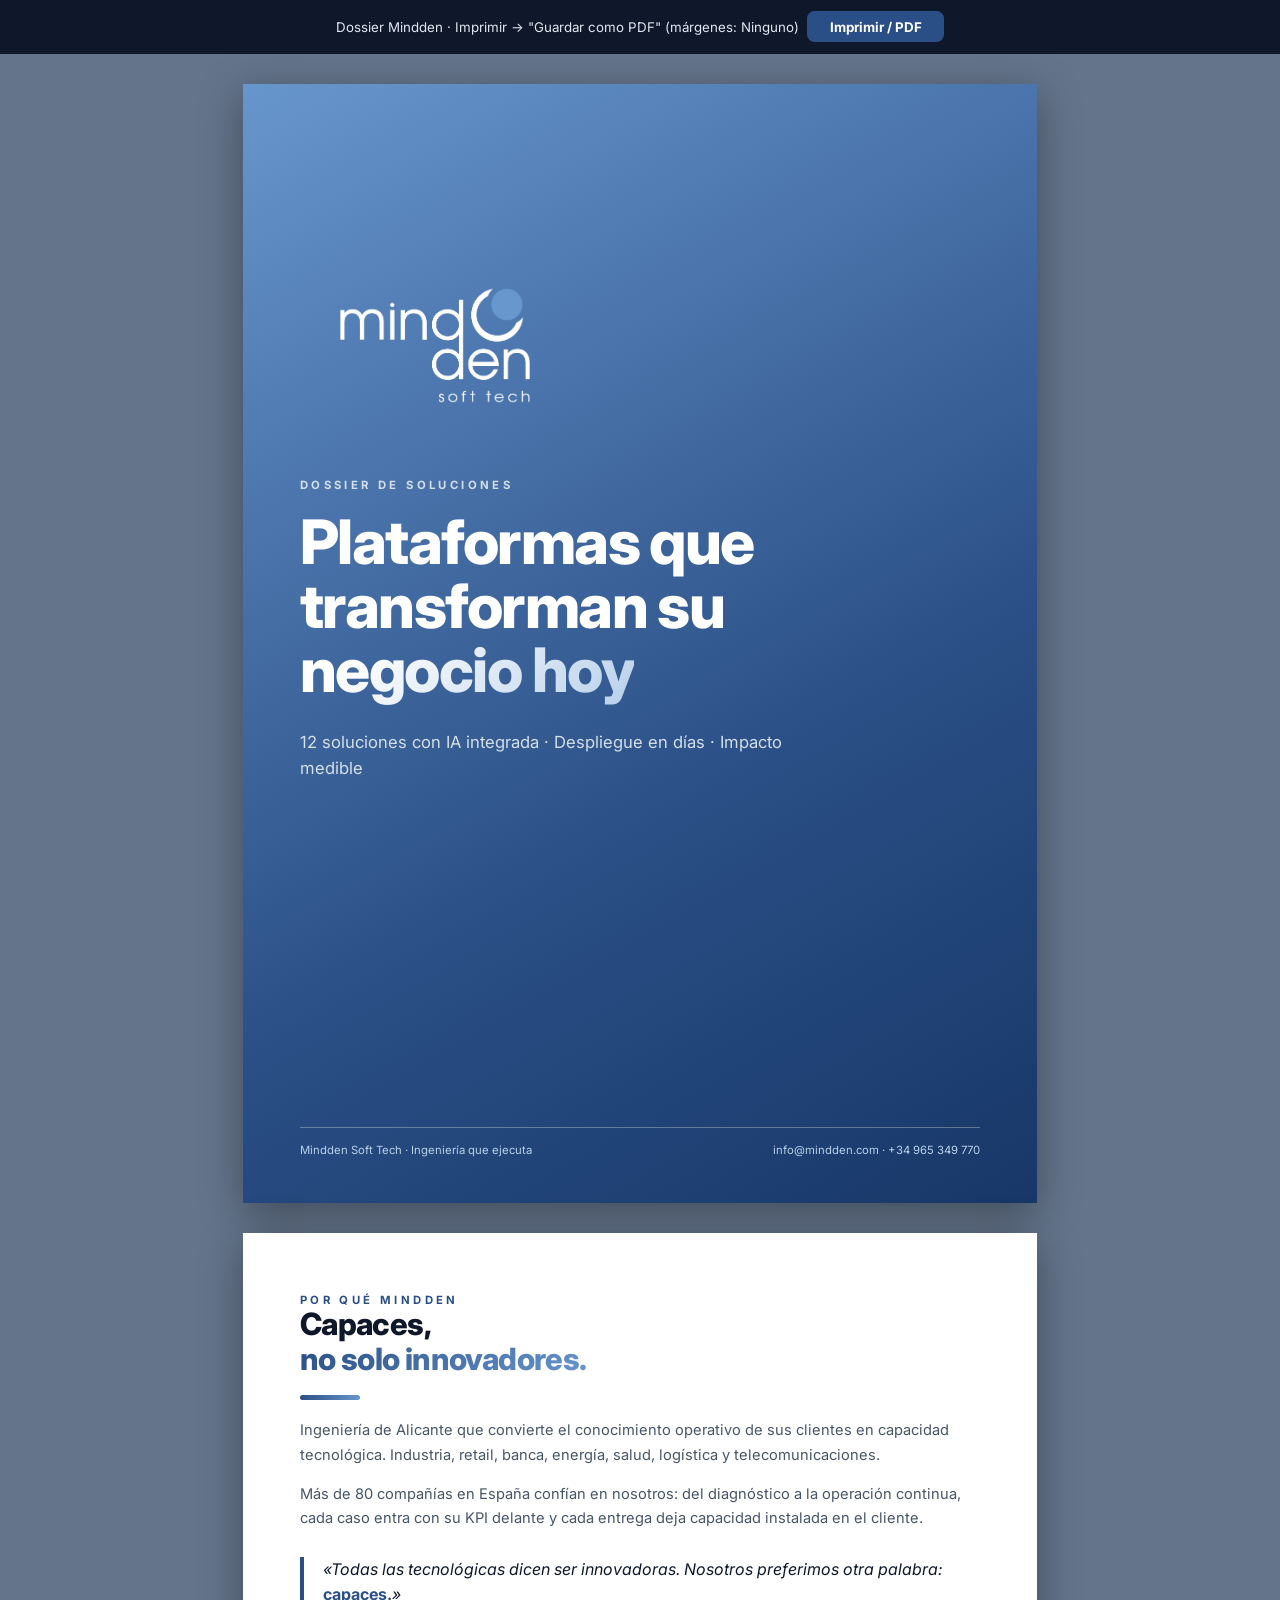
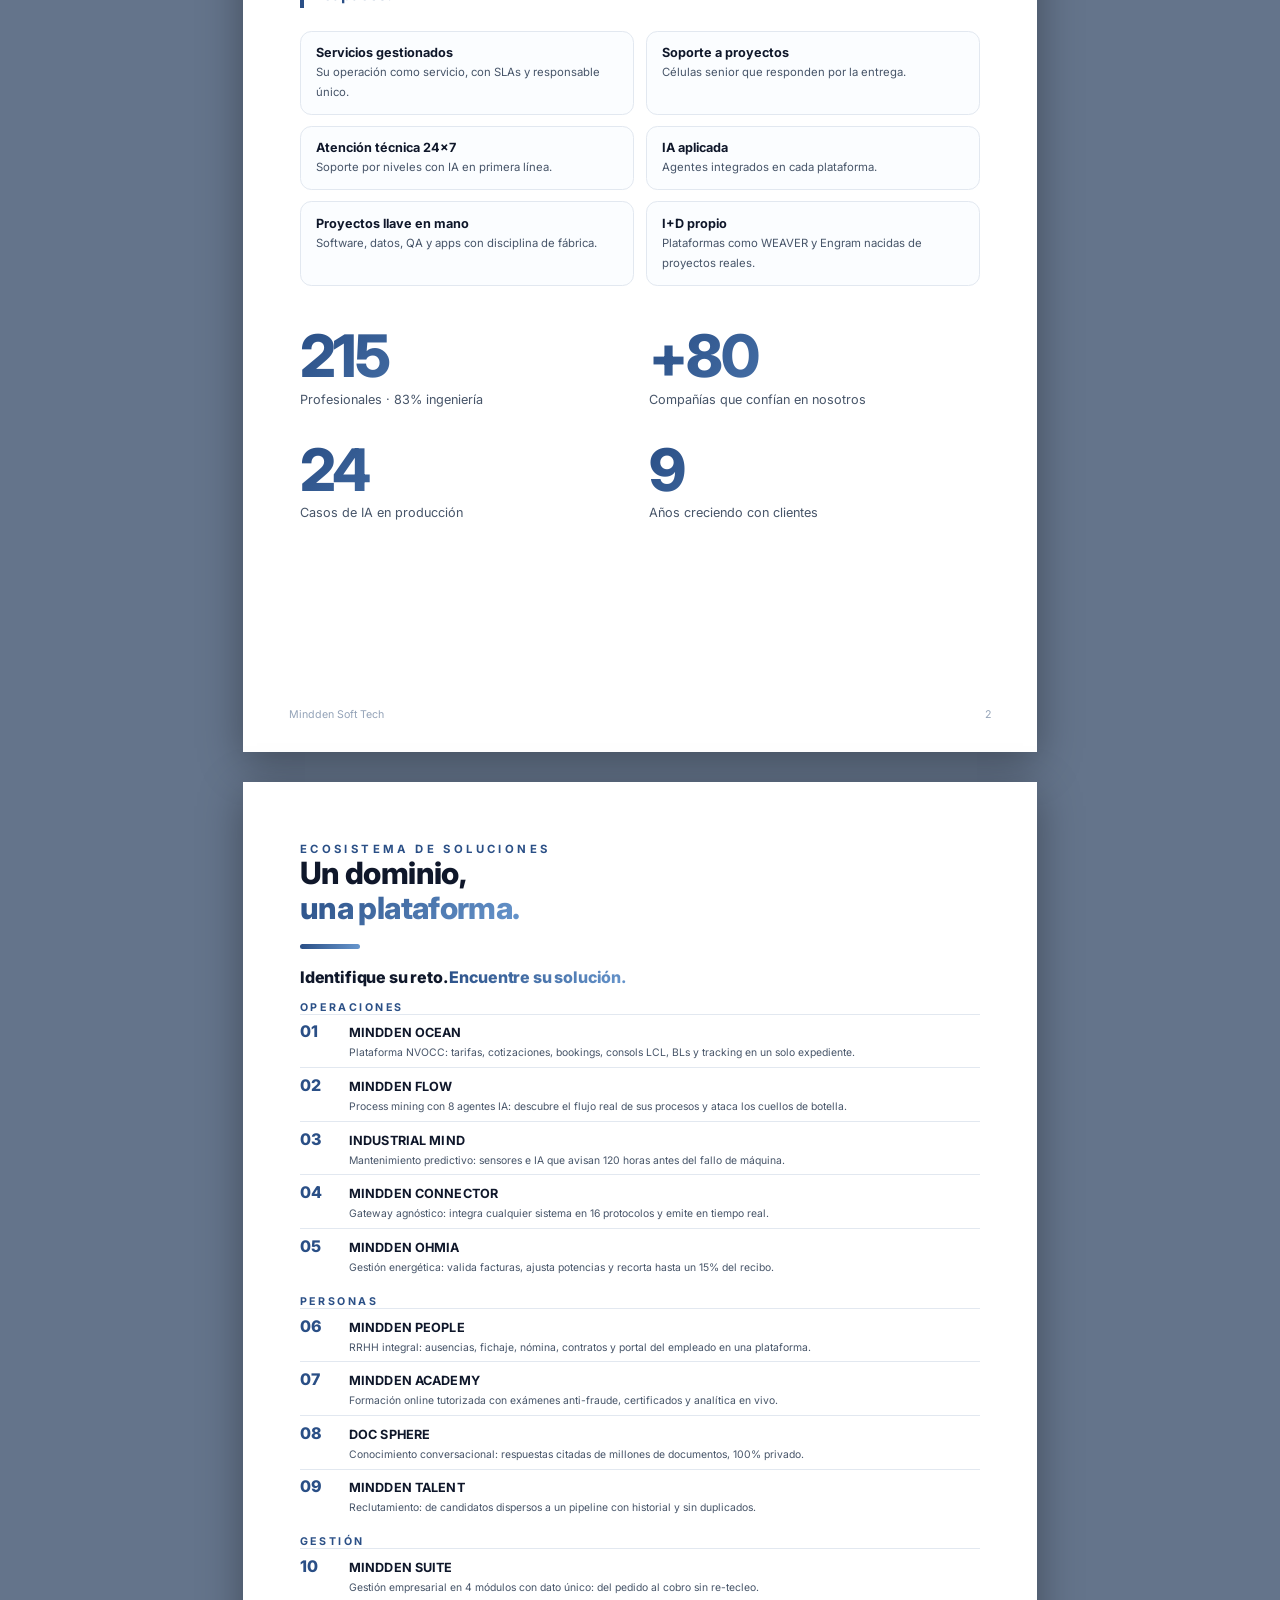
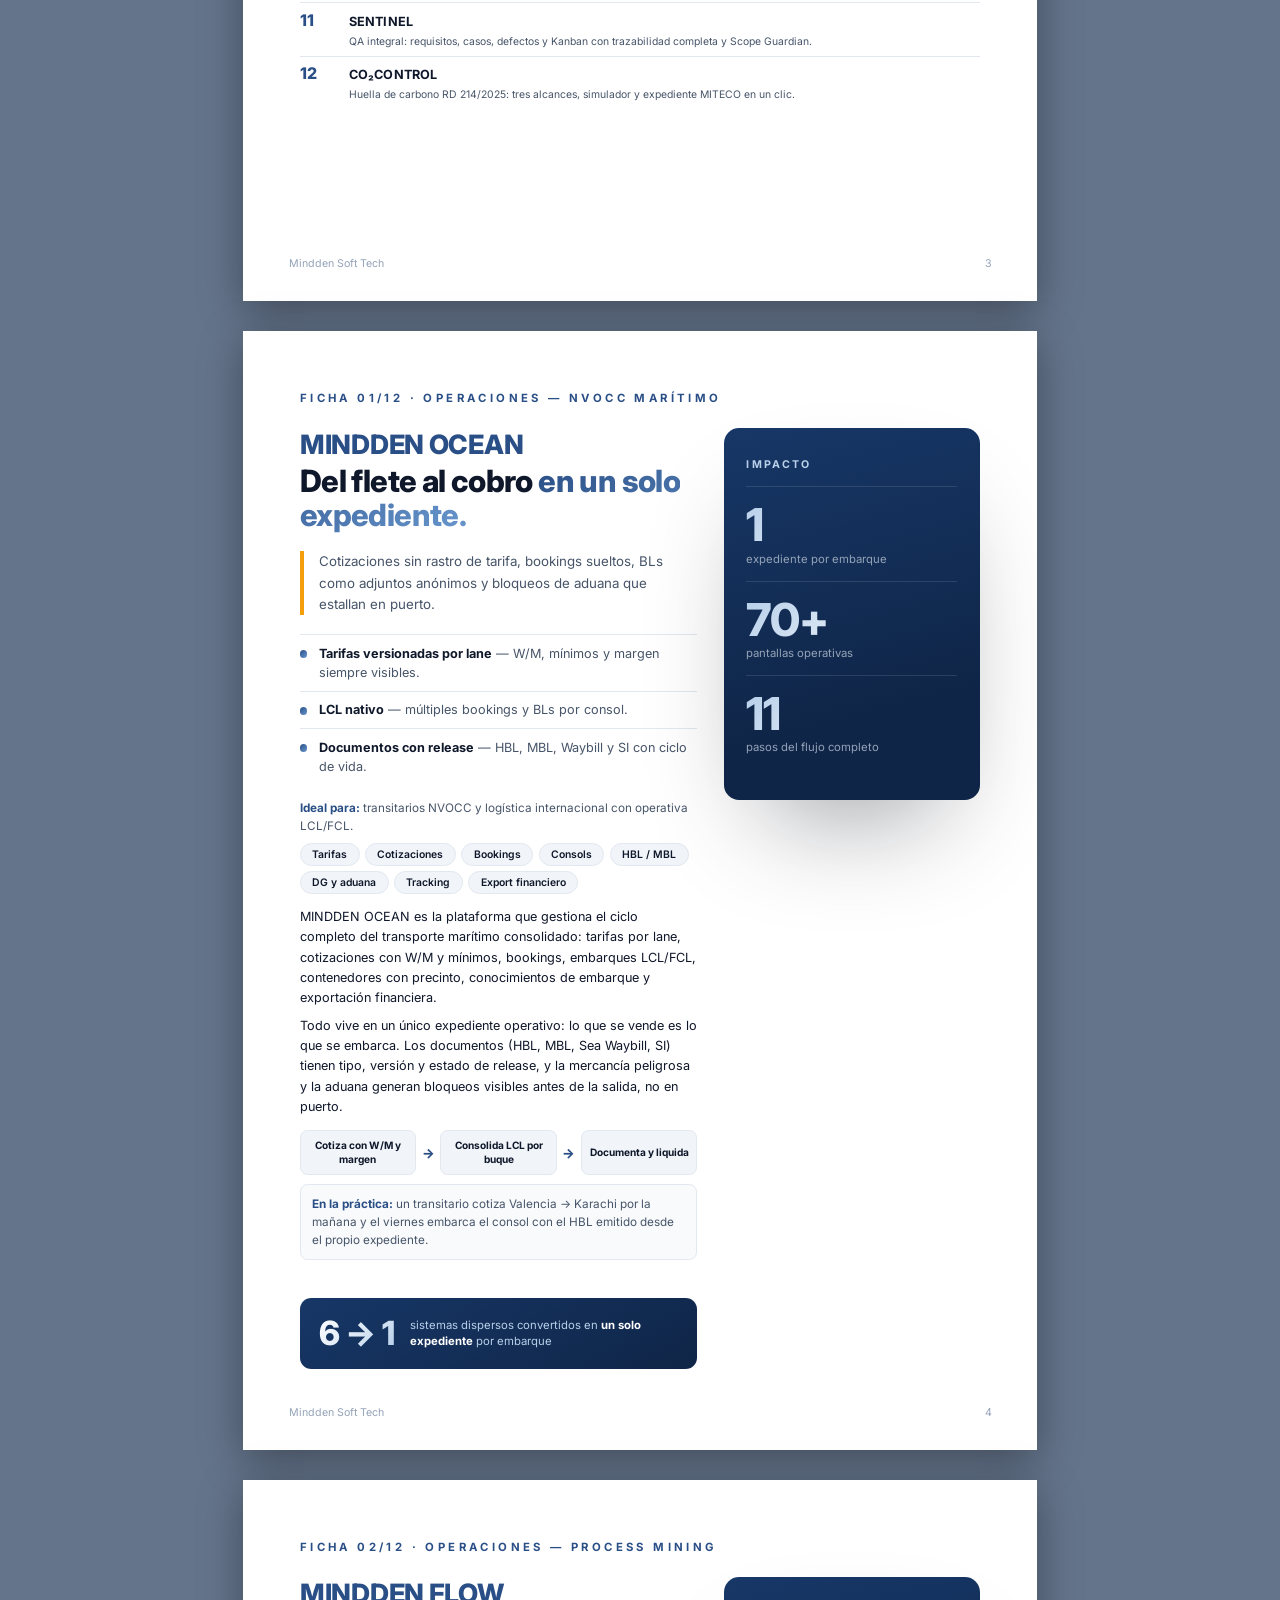
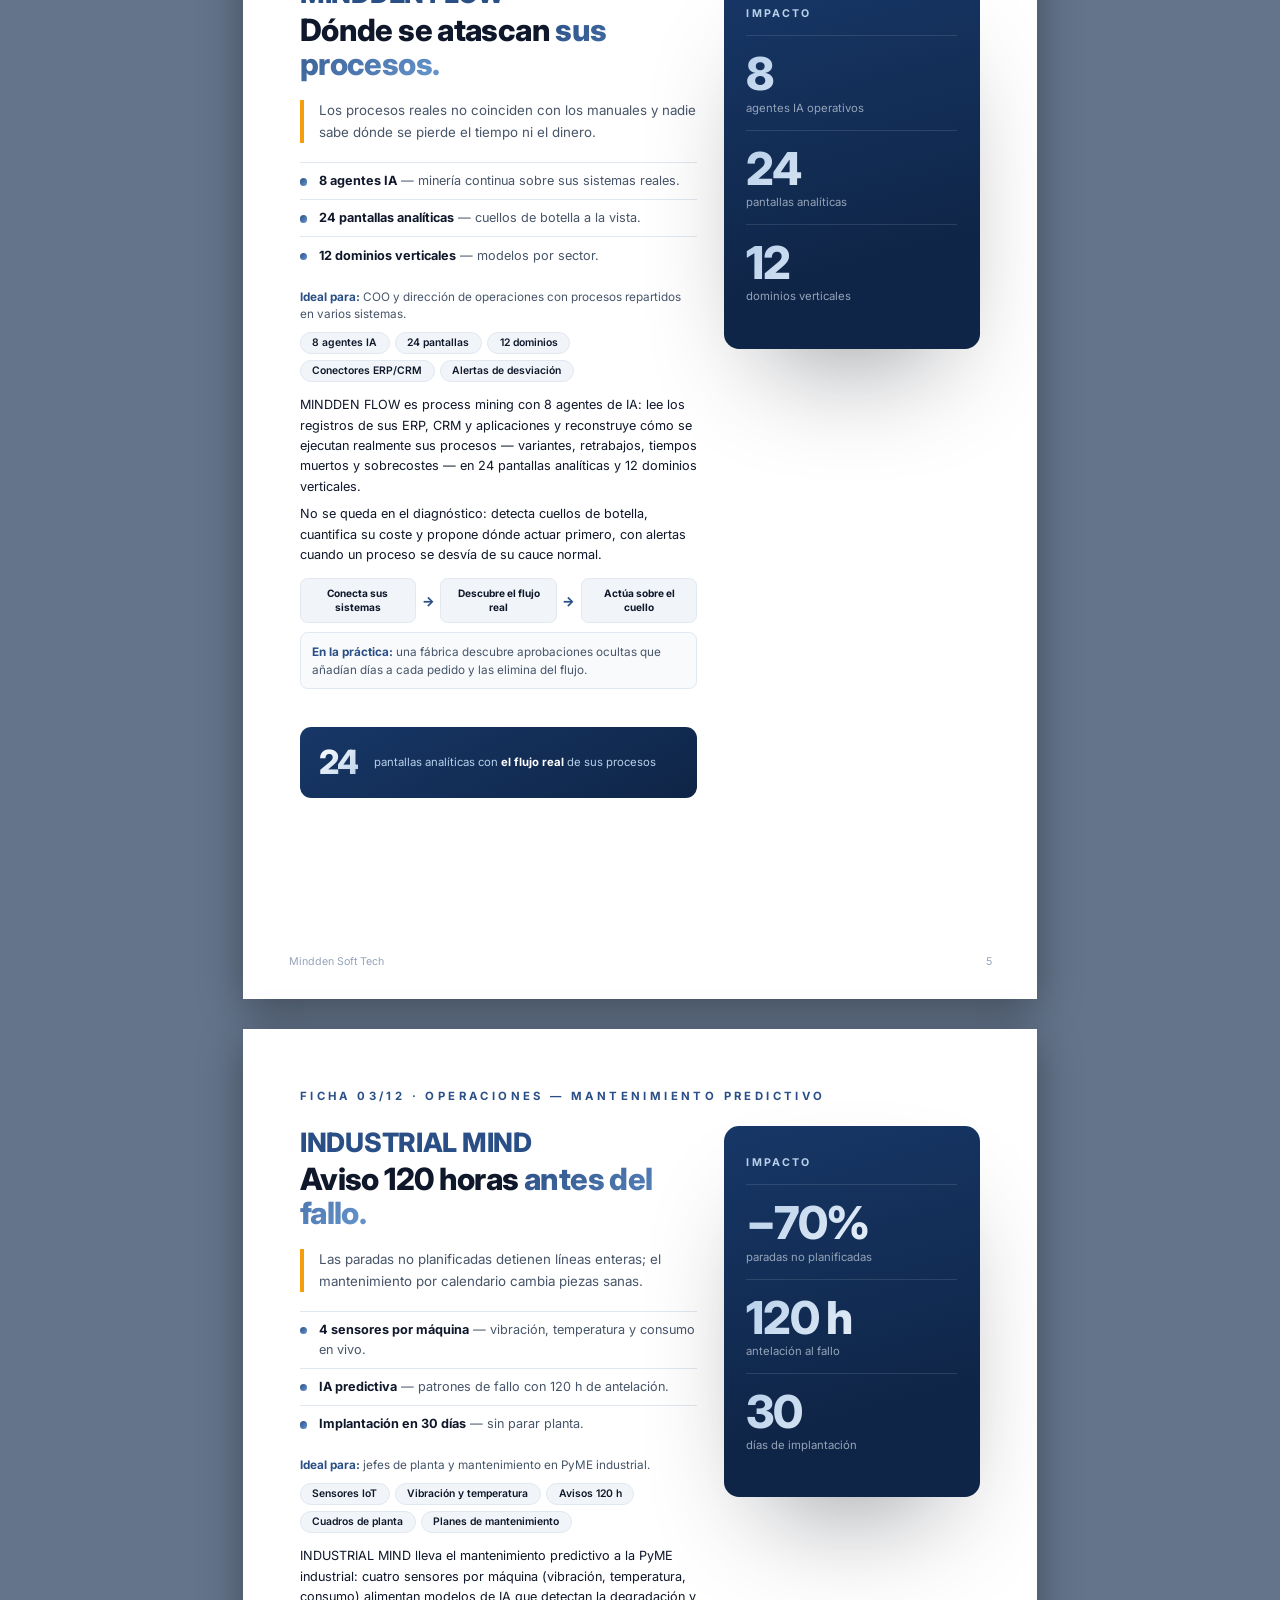
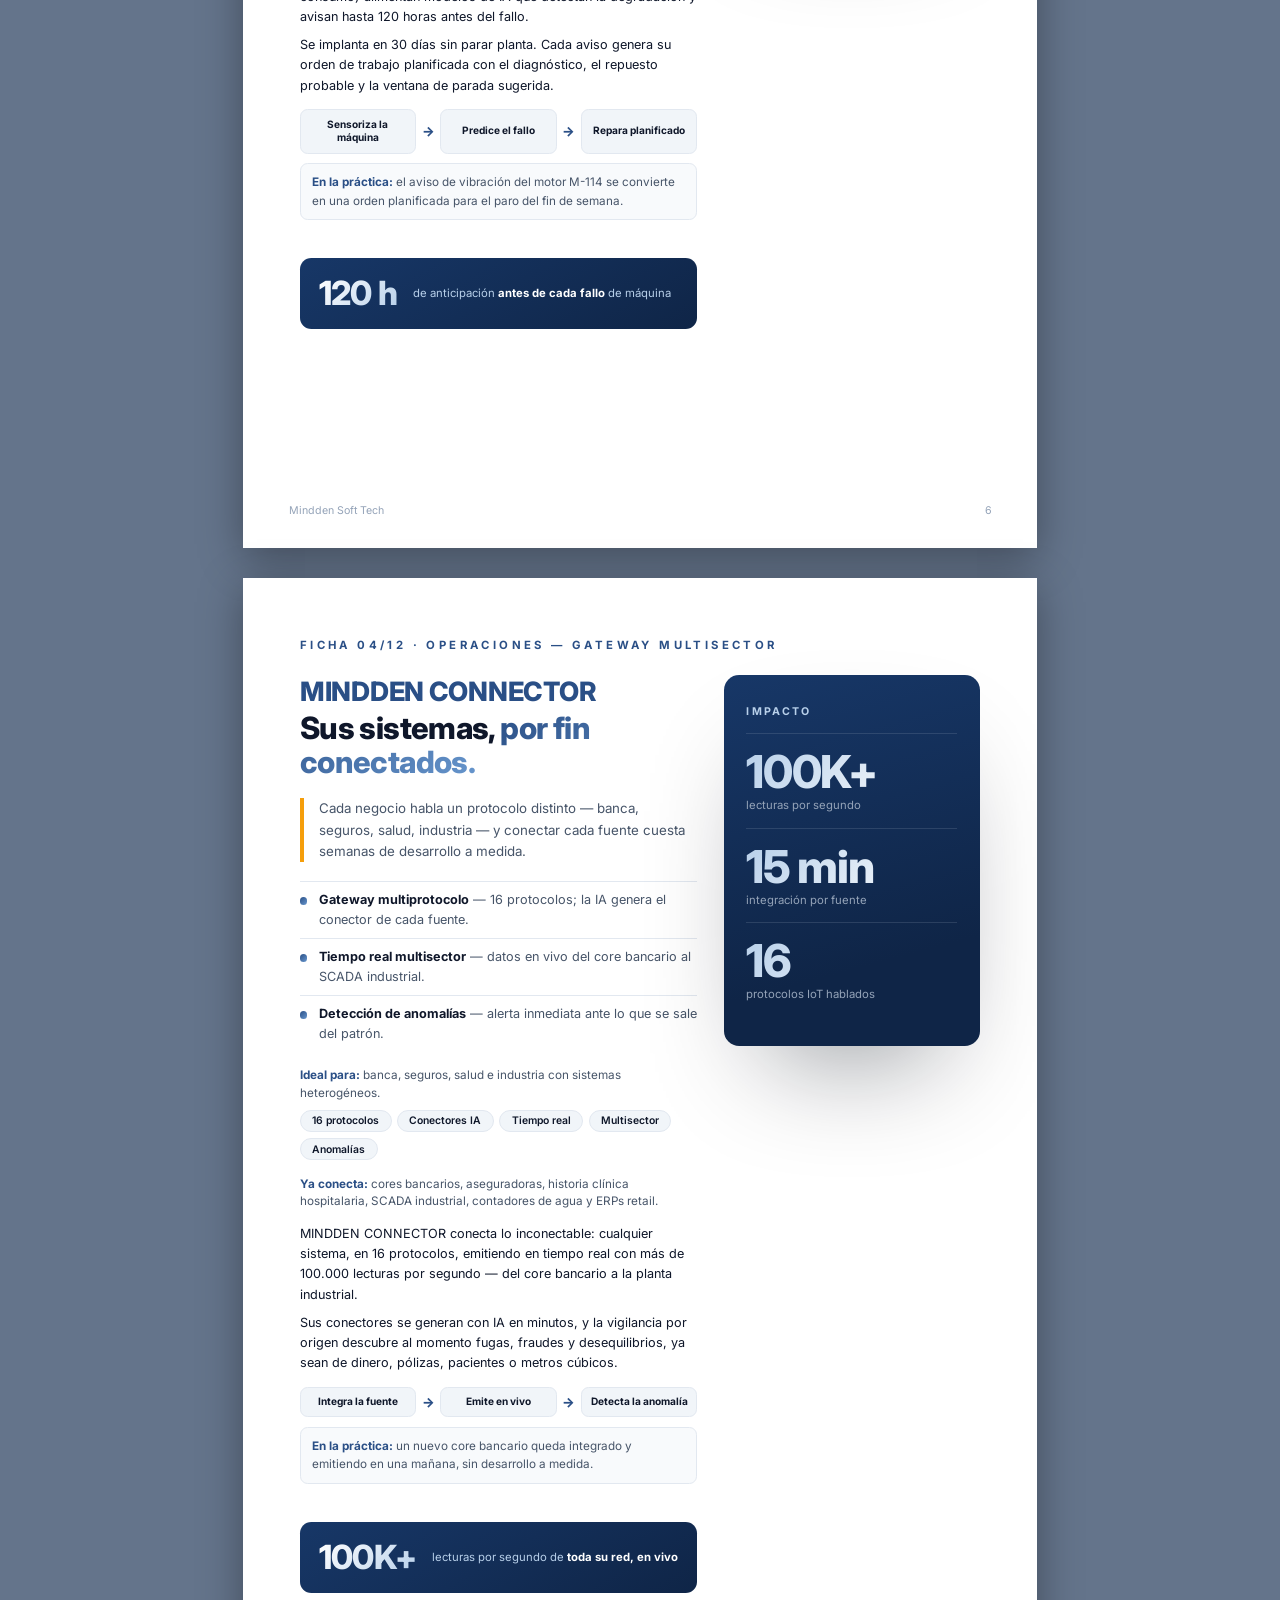
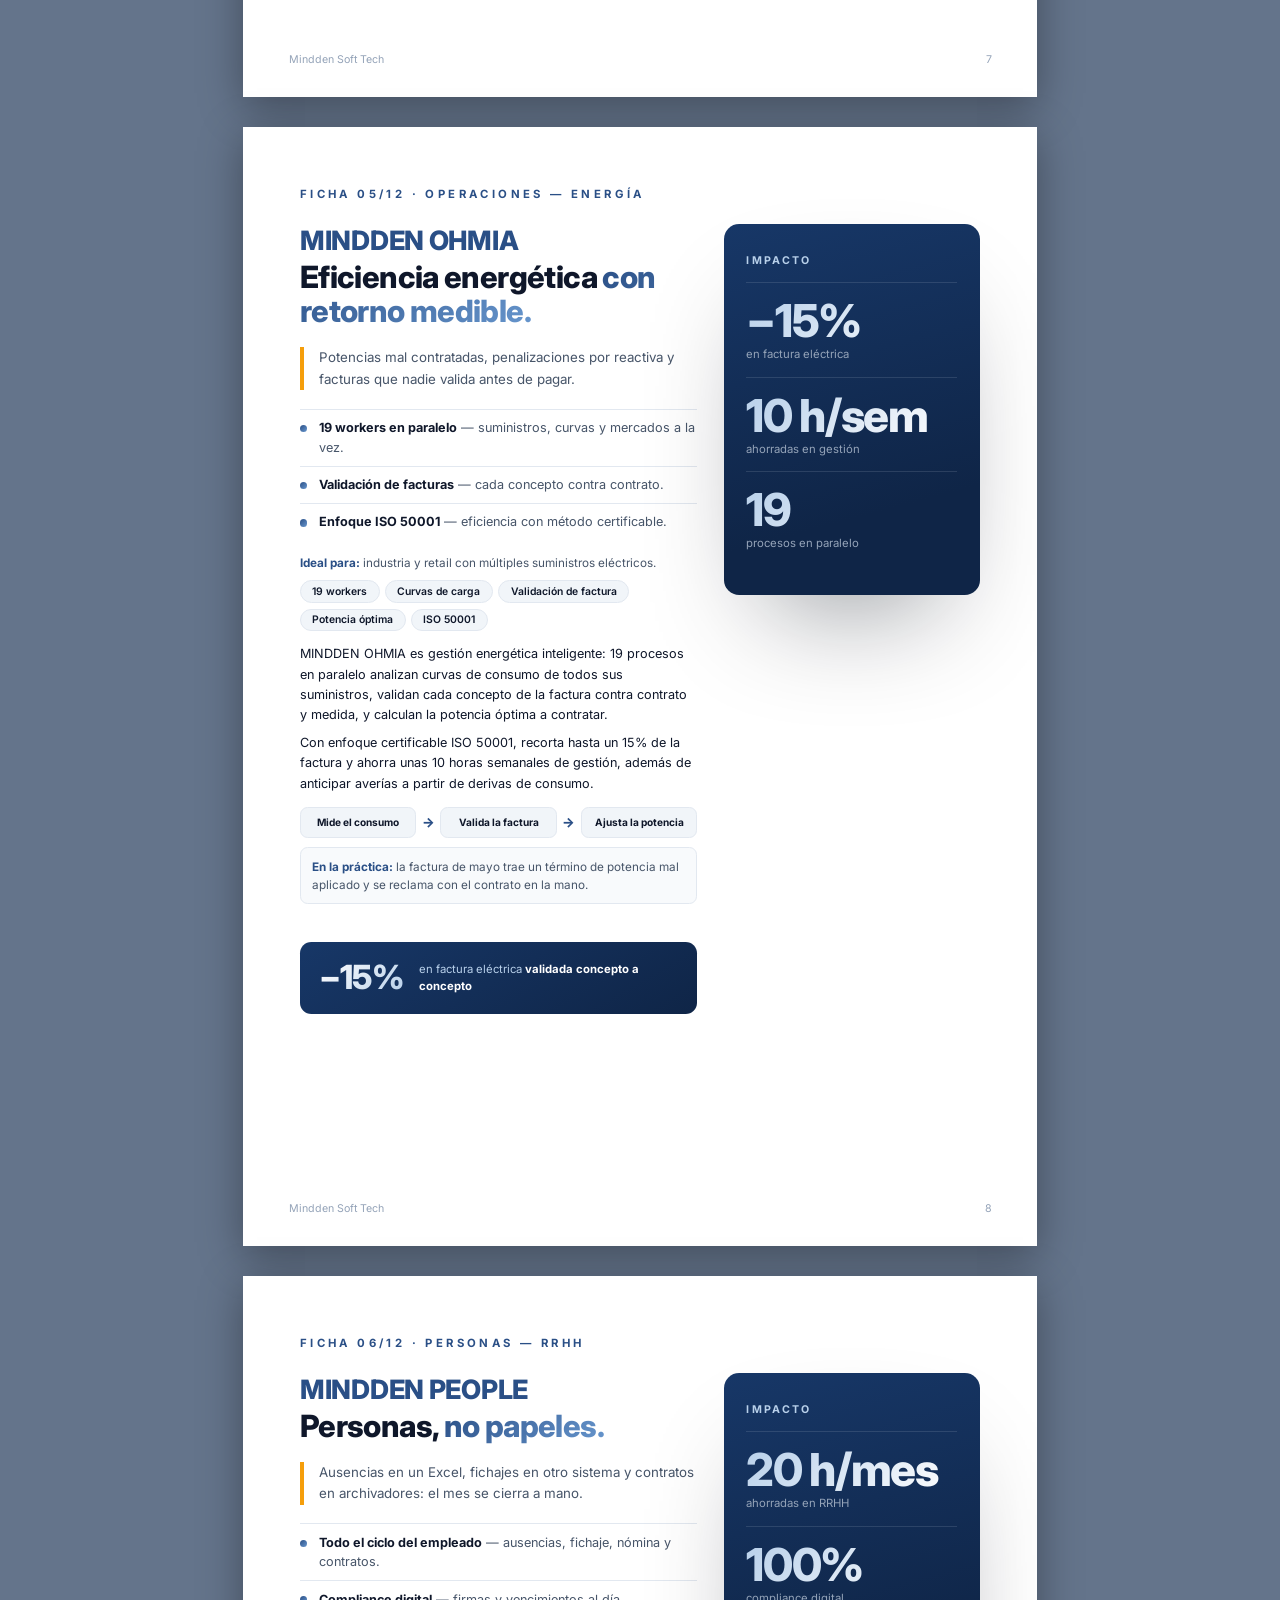
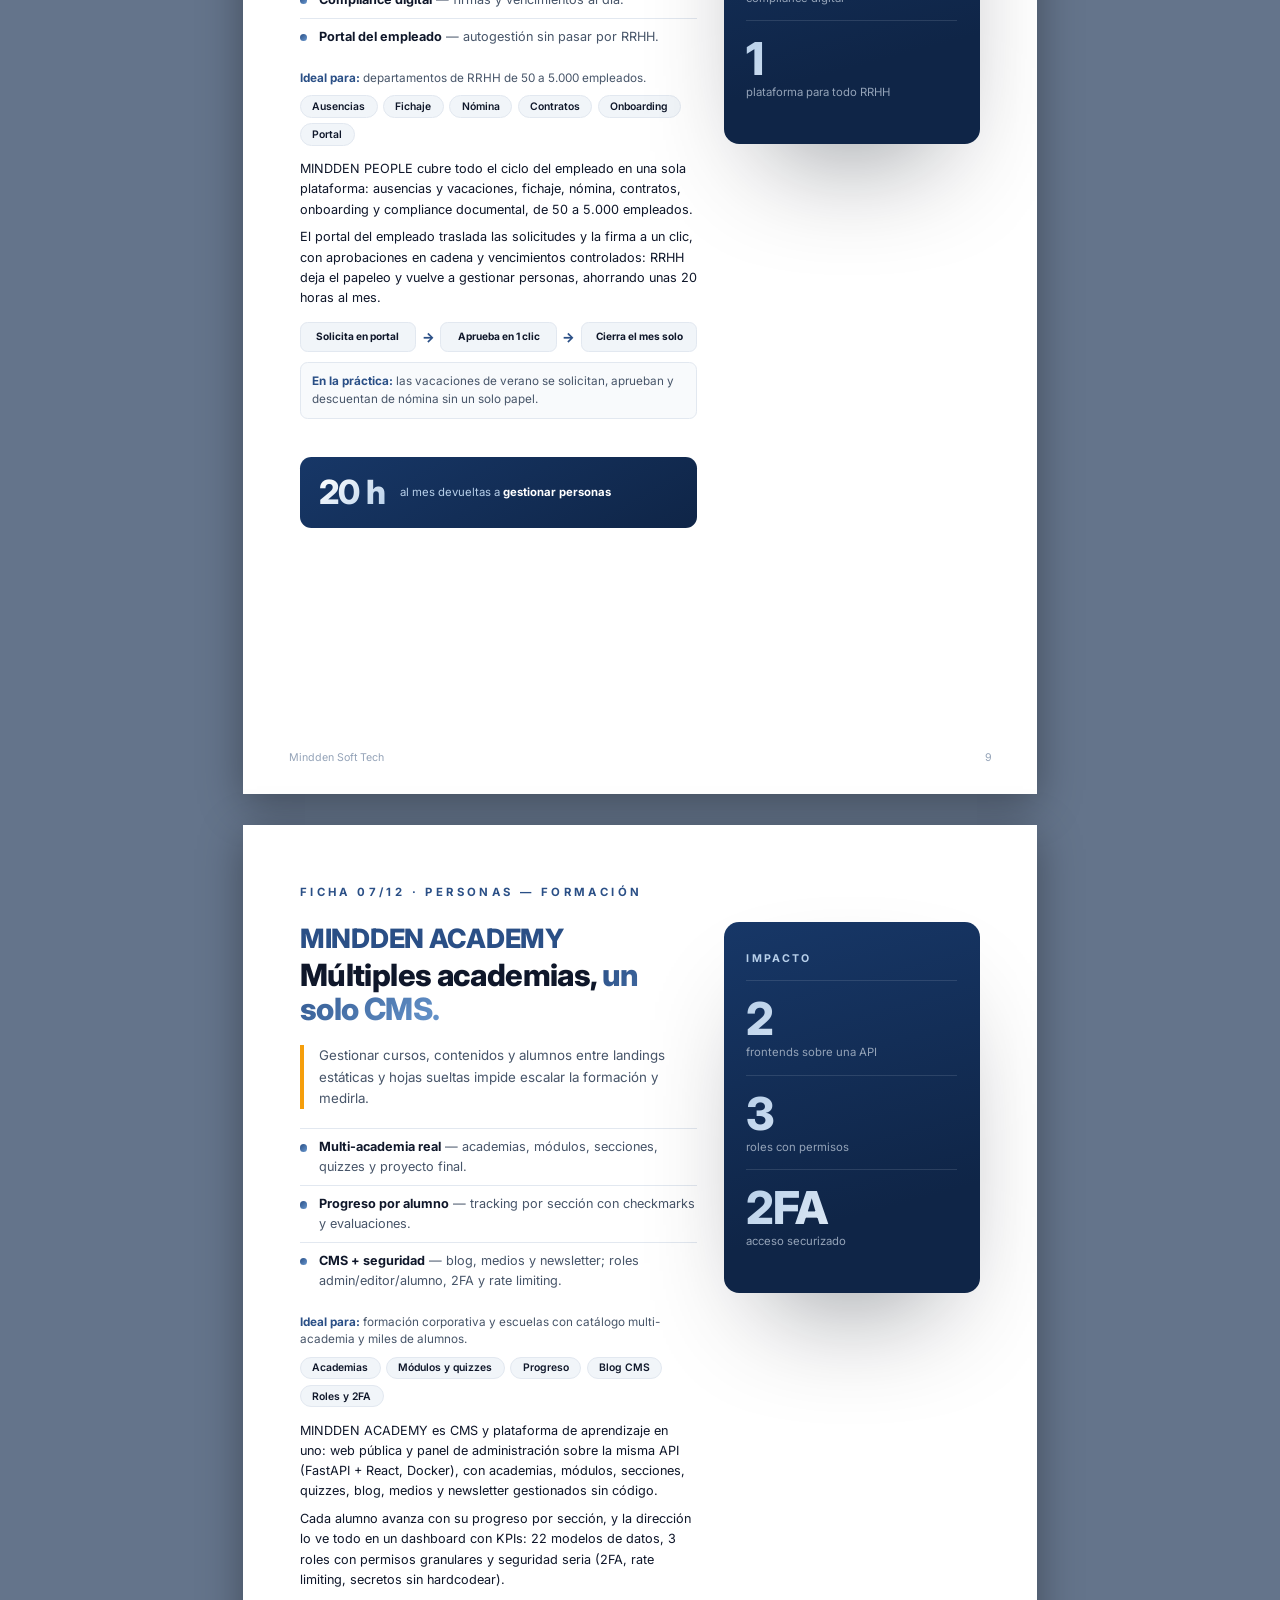
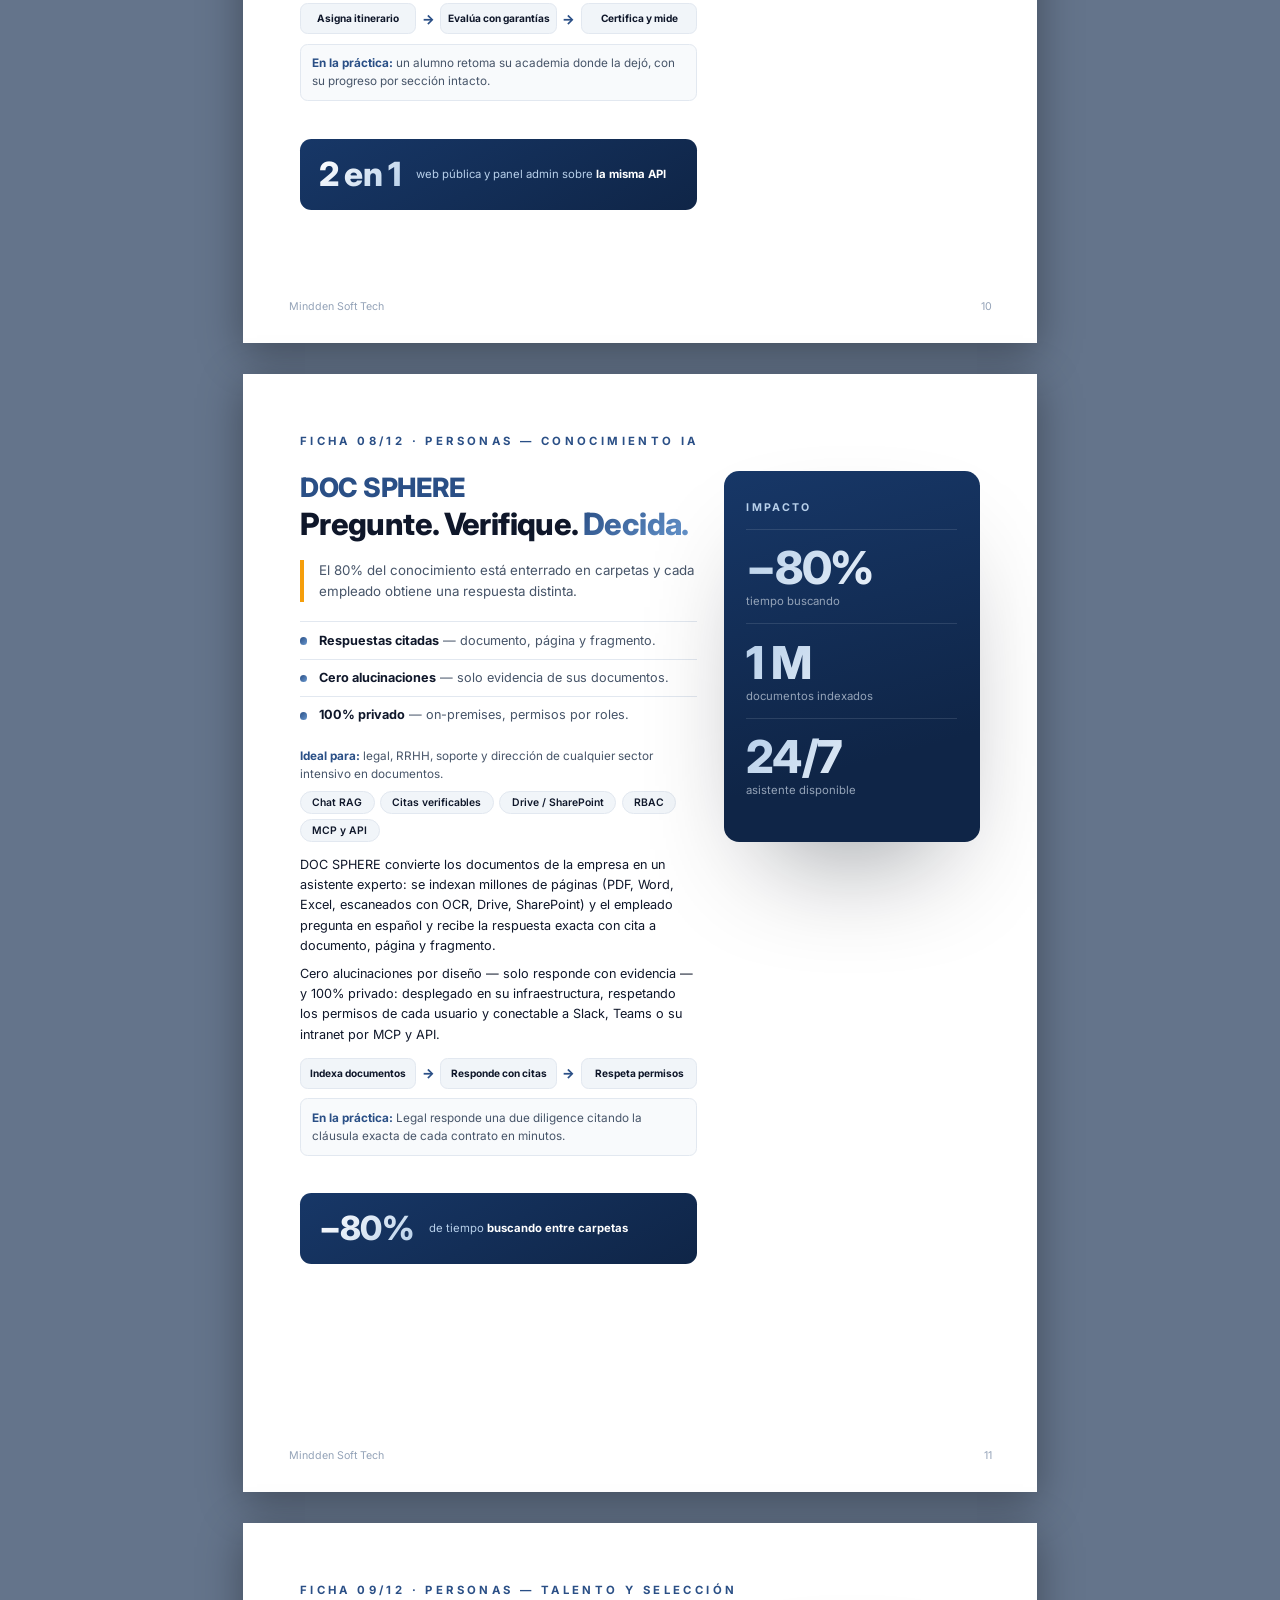
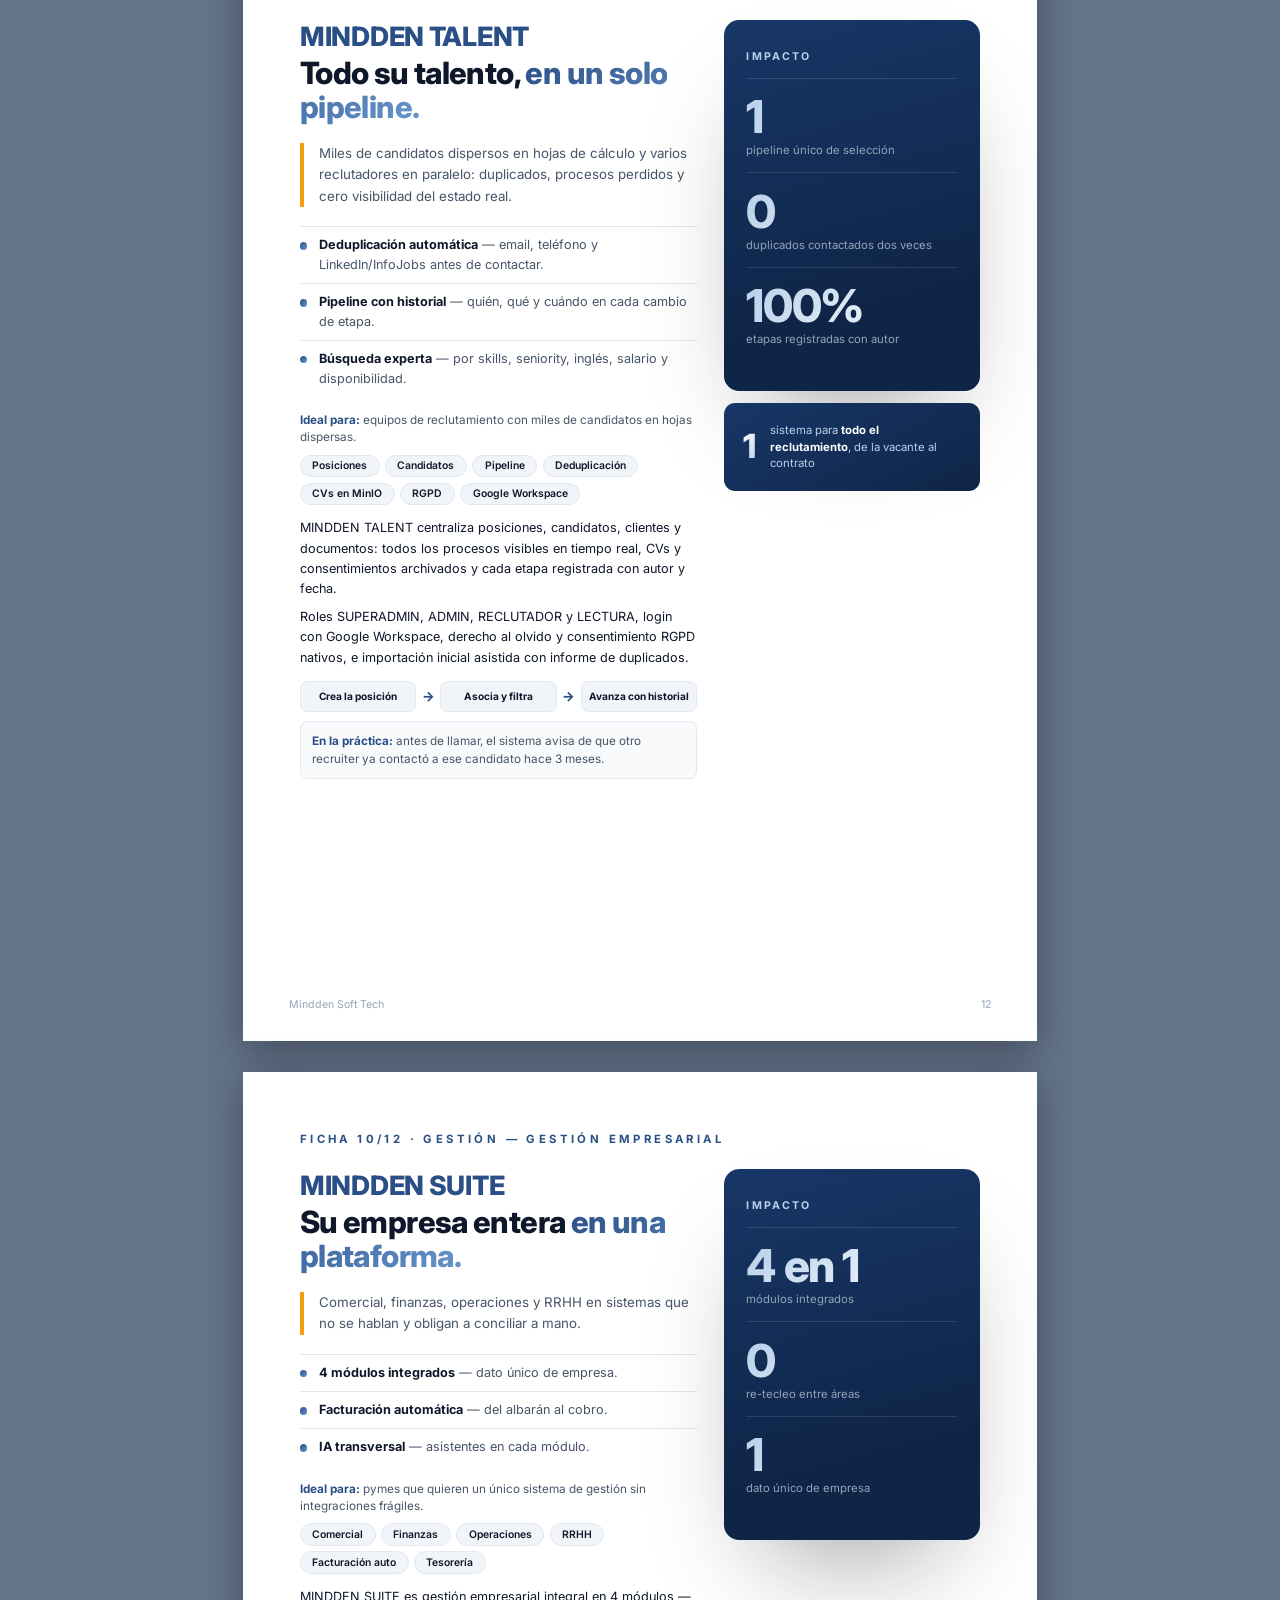
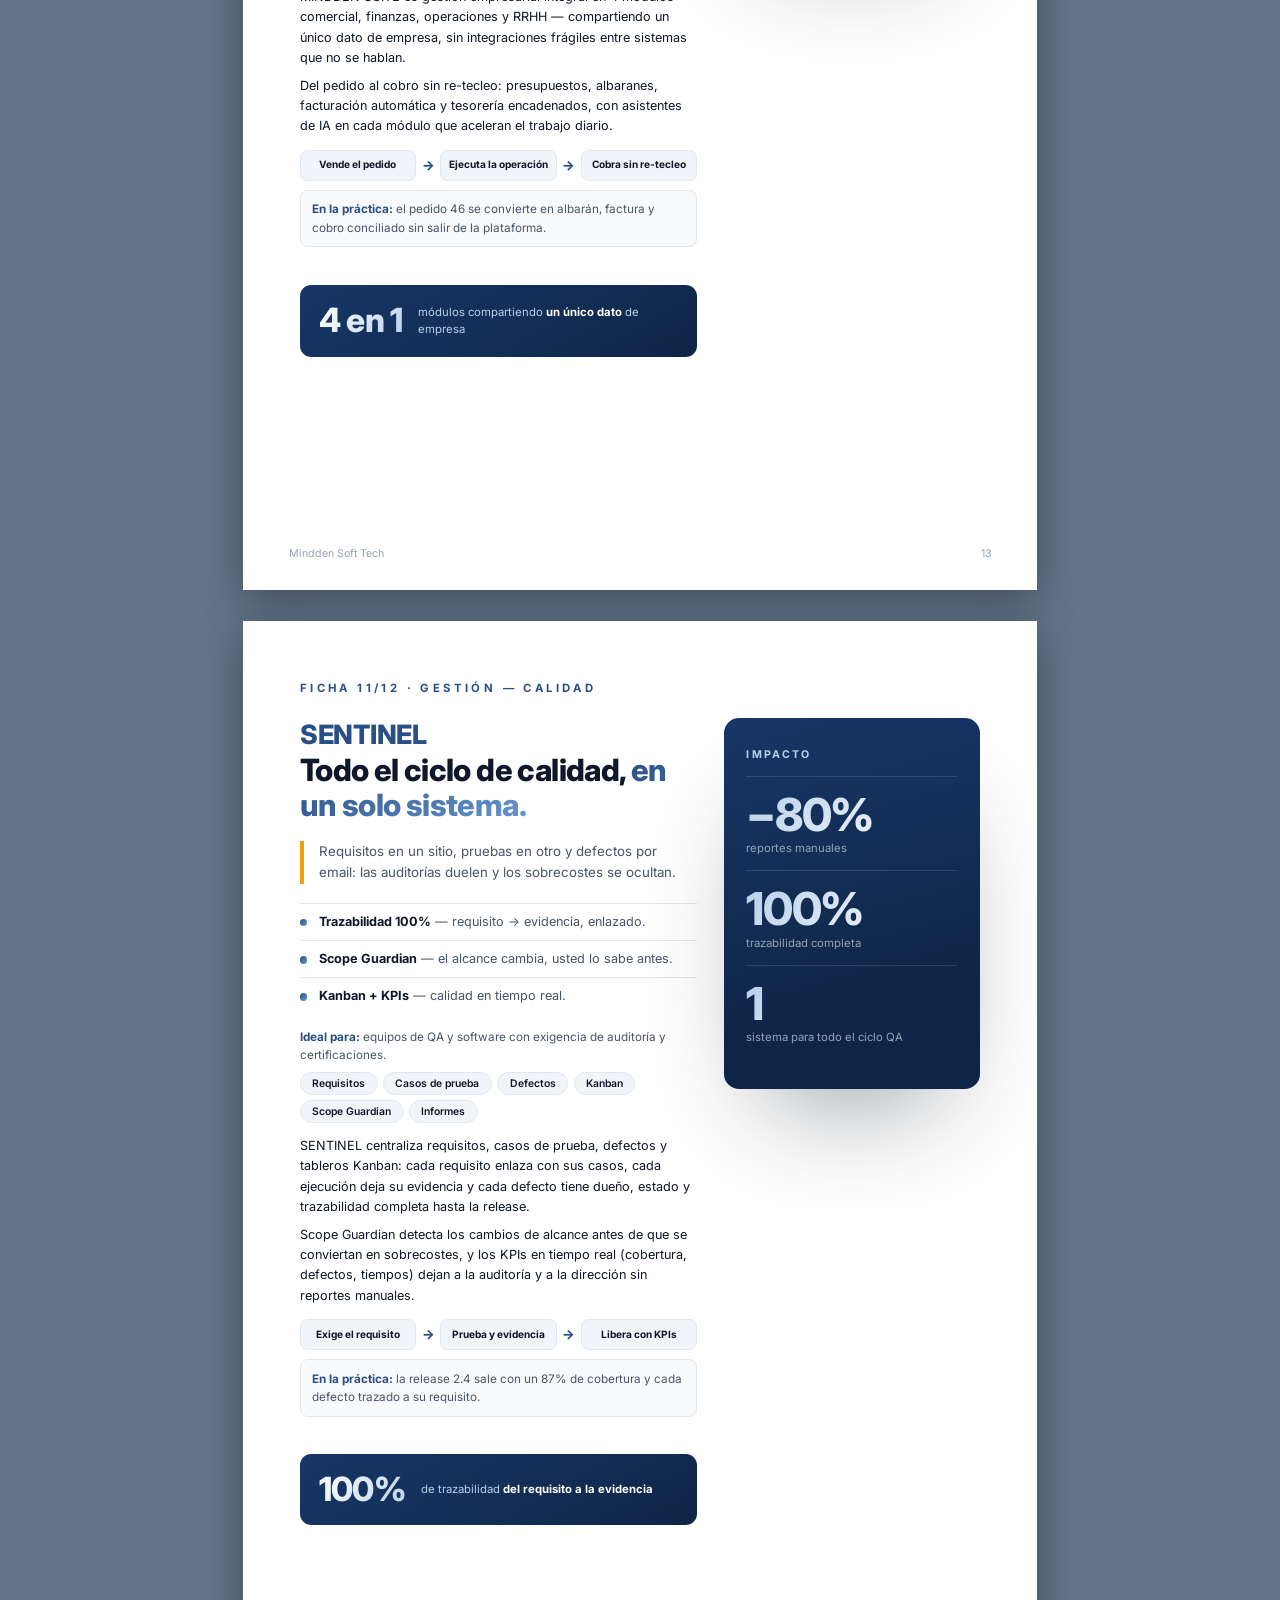
<file: DOSSIER_PDF/index.html>
<!DOCTYPE html>
<html lang="es">
<head>
<meta charset="UTF-8" />
<meta name="viewport" content="width=device-width, initial-scale=1.0" />
<title>Mindden — Dossier de Soluciones</title>
<link rel="preconnect" href="https://fonts.googleapis.com" />
<link rel="preconnect" href="https://fonts.gstatic.com" crossorigin />
<link href="https://fonts.googleapis.com/css2?family=Inter:wght@400;500;600;700;800&display=swap" rel="stylesheet" />
<style>
:root{
  --ink:#0f172a; --muted:#475569; --soft:#94a3b8; --line:#e2e8f0; --paper:#ffffff;
  --cyan:#2A4F86; --cyan-hi:#B8D0EA; --cyan-bg:#EDF1F6;
  --midnight:#0F2547; --midnight2:#173767;
}
*{margin:0;padding:0;box-sizing:border-box;font-family:"Inter",system-ui,sans-serif}
body{background:#64748b;color:var(--ink);-webkit-print-color-adjust:exact;print-color-adjust:exact}
.page{width:210mm;min-height:296mm;margin:8mm auto;background:var(--paper);position:relative;overflow:hidden;box-shadow:0 10px 40px rgba(0,0,0,.35)}
.page-inner{padding:16mm 15mm 13mm;height:100%}
.page-num{position:absolute;bottom:8mm;right:12mm;font-size:8pt;color:var(--soft)}
.page-brand{position:absolute;bottom:8mm;left:12mm;font-size:8pt;color:var(--soft)}
.dark{background:linear-gradient(150deg,#6796CD 0%,#2A4F86 62%,#173767 100%);color:#e2e8f0}
.kicker{font-size:8.5pt;font-weight:700;letter-spacing:.3em;text-transform:uppercase;color:var(--cyan)}
.dark .kicker{color:var(--cyan-hi)}
h1{font-size:36pt;font-weight:800;letter-spacing:-.025em;line-height:1.04}
h2{font-size:23pt;font-weight:800;letter-spacing:-.02em;line-height:1.12}
.grad{background:linear-gradient(135deg,#2A4F86,#6796CD);-webkit-background-clip:text;-webkit-text-fill-color:transparent;background-clip:text}
.dark .grad{background:linear-gradient(135deg,#B8D0EA,#FFFFFF);-webkit-background-clip:text;-webkit-text-fill-color:transparent;background-clip:text}
.lead{font-size:11pt;line-height:1.65;color:var(--muted)}
.dark .lead{color:#94a3b8}
.bar{width:16mm;height:1.2mm;border-radius:2mm;background:linear-gradient(90deg,#2A4F86,#6796CD);margin:5mm 0}
/* cover */
.cover-light{background:linear-gradient(150deg,#6796CD 0%,#2A4F86 62%,#173767 100%)}
.cover{display:flex;flex-direction:column;justify-content:center;align-items:flex-start;min-height:230mm}
.cover .logo{height:42mm;width:auto;display:block;margin-bottom:14mm}
.cover .kicker{margin-bottom:5mm;display:block;color:#D4DFE7}
.cover h1{max-width:165mm;color:#fff;font-size:46pt}
.cover h1 .grad{background:linear-gradient(135deg,#fff 30%,#B8D0EA);-webkit-background-clip:text;-webkit-text-fill-color:transparent;background-clip:text}
.cover .tag{font-size:12.5pt;color:#D4DFE7;margin-top:7mm;max-width:135mm;line-height:1.6}
.cover-foot{position:absolute;bottom:12mm;left:15mm;right:15mm;display:flex;justify-content:space-between;font-size:8.5pt;color:#B8D0EA;border-top:1px solid rgba(255,255,255,.3);padding-top:4mm}
/* stat callouts */
.callouts{display:grid;grid-template-columns:1fr 1fr;gap:5mm;margin-top:9mm}
.callout{padding:2mm 0}
.callout .n{font-size:44pt;font-weight:800;letter-spacing:-.04em;line-height:1;background:linear-gradient(135deg,#2A4F86,#6796CD);-webkit-background-clip:text;-webkit-text-fill-color:transparent;background-clip:text}
.callout .l{font-size:9.5pt;color:var(--muted);margin-top:1.5mm}
.mquote{margin-top:7mm;font-size:12pt;font-style:italic;color:var(--ink);border-left:1.2mm solid var(--cyan);padding-left:5mm;line-height:1.6}
.mquote b{color:var(--cyan);font-style:normal}
.areas{display:grid;grid-template-columns:1fr 1fr;gap:3mm;margin-top:6mm}
.area{border:1px solid var(--line);border-radius:3mm;padding:3.5mm 4mm;background:#fbfdff}
.area b{display:block;font-size:9.5pt}
.area span{font-size:8.5pt;color:var(--muted);line-height:1.45}
/* ecosistema índice claro */
.eco-group{margin-top:3.5mm}
.eco-group h3{font-size:8pt;font-weight:700;letter-spacing:.24em;text-transform:uppercase;color:var(--cyan);margin-bottom:0}
.eco-item{display:flex;gap:4mm;align-items:baseline;padding:1.8mm 0;border-top:1px solid var(--line)}
.eco-item .n{font-size:12pt;font-weight:800;color:var(--cyan);min-width:9mm;letter-spacing:-.02em}
.eco-item b{display:block;font-size:9.5pt;color:var(--ink);letter-spacing:.01em}
.eco-item span{font-size:7.8pt;color:var(--muted)}
.eco-hook{font-size:12pt;font-weight:800;letter-spacing:-.01em;color:var(--ink);margin:2mm 0 1mm}
/* fichas asimétricas */
.ficha{display:grid;grid-template-columns:1.55fr 1fr;gap:7mm;margin-top:6mm;align-items:start}
.ficha-num{font-size:20pt;font-weight:800;color:var(--cyan);letter-spacing:-.01em}
.ficha h2{margin:1mm 0 2mm}
.ficha .tagline{font-size:11.5pt;font-weight:600;color:var(--ink)}
.pain{margin-top:5mm;font-size:10pt;line-height:1.6;color:var(--muted);border-left:1.2mm solid #f59e0b;padding-left:4mm}
.value{margin-top:5mm;list-style:none}
.value li{display:flex;gap:3mm;font-size:9.5pt;line-height:1.55;color:var(--muted);padding:2.2mm 0;border-top:1px solid var(--line)}
.value li::before{content:'';width:2mm;height:2mm;border-radius:50%;background:linear-gradient(135deg,#2A4F86,#6796CD);flex-shrink:0;margin-top:1.8mm}
.value li b{color:var(--ink)}
.ideal{margin-top:4mm;font-size:8.8pt;color:var(--muted);line-height:1.5}
.ideal b{color:var(--cyan)}
.mods{display:flex;flex-wrap:wrap;gap:1.5mm;margin-top:2mm}
.mods span{font-size:7.8pt;font-weight:600;background:#f1f5f9;border:1px solid var(--line);border-radius:99px;padding:1mm 3mm;color:var(--ink)}
.story{margin-top:3.5mm;font-size:9.5pt;line-height:1.6;color:var(--ink)}
.story.cont{margin-top:2mm}
.microflow{display:flex;align-items:stretch;gap:1.5mm;margin-top:3.5mm}
.mf{flex:1;background:#f1f5f9;border:1px solid var(--line);border-radius:2mm;padding:2mm 1.5mm;font-size:7.6pt;font-weight:700;text-align:center;color:var(--ink);line-height:1.35;display:flex;align-items:center;justify-content:center}
.mf-arrow{align-self:center;color:var(--cyan);font-weight:800;font-size:10pt}
.verdict{margin-top:3mm;background:linear-gradient(150deg,#173767,#0F2547);border-radius:3mm;padding:5mm 5mm;color:#fff;display:flex;gap:4mm;align-items:center}
.verdict .vn{font-size:25pt;font-weight:800;letter-spacing:-.02em;line-height:1;background:linear-gradient(135deg,#fff,#B8D0EA);-webkit-background-clip:text;-webkit-text-fill-color:transparent;background-clip:text;white-space:nowrap}
.verdict p{font-size:8.5pt;color:#B8D0EA;line-height:1.5}
.verdict b{color:#fff}
.pract{margin-top:2.5mm;font-size:8.8pt;line-height:1.55;color:var(--muted);background:#f8fafc;border:1px solid var(--line);border-radius:2mm;padding:2.5mm 3mm}
.pract b{color:var(--cyan)}
.chart{margin-top:3mm;border:1px solid var(--line);border-radius:3mm;padding:3mm;background:#fff}
.chart-title{font-size:7.5pt;font-weight:800;letter-spacing:.18em;color:var(--cyan)}
.crow{margin-top:2mm}
.crow span{font-size:7.5pt;color:var(--muted)}
.crow b{color:var(--ink)}
.track{height:2.6mm;background:#EDF1F6;border-radius:1.2mm;margin-top:1mm;overflow:hidden}
.track i{display:block;height:100%;border-radius:1.2mm;background:#cbd5e1}
.crow.now .track i{background:linear-gradient(90deg,#2A4F86,#6796CD)}
/* verdict replaces mock+chart */
.kpi-card{background:linear-gradient(165deg,#173767,#0F2547 75%);border-radius:4mm;padding:8mm 6mm;color:#e2e8f0;box-shadow:0 14mm 30mm -12mm rgba(5,10,22,.45)}
.kpi-card .k{font-size:8pt;font-weight:700;letter-spacing:.2em;text-transform:uppercase;color:var(--cyan-hi);margin-bottom:4mm}
.kpi{padding:4mm 0;border-top:1px solid rgba(148,163,184,.2)}
.kpi:first-of-type{border-top:none}
.kpi .n{font-size:34pt;font-weight:800;letter-spacing:-.03em;line-height:1;background:linear-gradient(135deg,#B8D0EA,#FFFFFF);-webkit-background-clip:text;-webkit-text-fill-color:transparent;background-clip:text}
.kpi .l{font-size:8.5pt;color:#94a3b8;margin-top:1mm}
/* roadmap */
.road{position:relative;margin-top:12mm;padding-top:2mm}
.road-line{position:absolute;top:11mm;left:8mm;right:8mm;height:.8mm;background:linear-gradient(90deg,#2A4F86,#6796CD,#2A4F86);border-radius:1mm}
.steps{display:grid;grid-template-columns:1fr 1fr 1fr 1fr;gap:5mm;position:relative}
.step{text-align:left}
.dot{width:10mm;height:10mm;border-radius:50%;background:#fff;border:2.2mm solid #2A4F86;display:flex;align-items:center;justify-content:center;font-weight:800;font-size:12pt;color:#2A4F86;margin-left:2mm;box-shadow:0 0 0 3.5mm #EDF1F6,0 2mm 8mm rgba(42,79,134,.25)}
.step b{display:block;font-size:11pt;margin:4mm 0 1.5mm}
.step p{font-size:8.8pt;color:var(--muted);line-height:1.55}
.pill{display:inline-block;font-size:8pt;font-weight:700;color:#2A4F86;background:var(--cyan-bg);border:1px solid #B8D0EA;border-radius:99px;padding:1mm 3.5mm;margin-top:2.5mm}
.proof{margin-top:10mm;background:#f8fafc;border:1px solid var(--line);border-radius:4mm;padding:5mm 6mm;font-size:9.5pt;color:var(--muted);line-height:1.6}
.proof b{color:var(--cyan)}
.dlv{font-size:8.3pt;font-weight:700;color:var(--cyan);margin-top:2mm;line-height:1.45}
.viz{margin-top:6mm;border:1px solid var(--line);border-radius:4mm;padding:4mm 4mm 3mm;background:#fbfdff}
.viz svg{width:100%;height:auto;display:block}
.viz-cap{font-size:8pt;color:var(--soft);margin-top:2mm}
/* contraportada */
.back{display:flex;flex-direction:column;justify-content:center;min-height:230mm;text-align:left}
.back h1{max-width:160mm;font-size:46pt}
.back .kicker{font-size:10pt}
.back .lead{font-size:14pt !important;max-width:145mm !important}
.back-contacts{margin-top:10mm;font-size:16pt;color:#94a3b8}
.back-contacts b{color:#e2e8f0}
.next-steps{margin-top:10mm;display:grid;grid-template-columns:1fr 1fr 1fr;gap:5mm;max-width:165mm}
.nstep{display:flex;gap:3.5mm;align-items:flex-start}
.nn{width:10mm;height:10mm;border-radius:50%;border:.7mm solid #B8D0EA;color:#fff;font-weight:800;font-size:13pt;display:flex;align-items:center;justify-content:center;flex-shrink:0}
.nstep b{display:block;font-size:12pt;color:#fff}
.nstep span{font-size:10pt;color:#94a3b8}
.spacer{height:6mm}
.toolbar{position:sticky;top:0;z-index:50;background:#0f172a;color:#e2e8f0;text-align:center;padding:3mm;font-size:10pt}
.toolbar button{background:#2A4F86;color:#fff;border:none;border-radius:2mm;padding:2mm 6mm;font-size:10pt;font-weight:700;cursor:pointer}
@media print{
  @page{size:A4;margin:0}
  body{background:#fff}
  .page{margin:0;box-shadow:none;page-break-after:always;min-height:297mm}
  .page:last-child{page-break-after:auto}
  .noprint{display:none}
}
</style>
</head>
<body>
<div class="toolbar noprint">Dossier Mindden · Imprimir → "Guardar como PDF" (márgenes: Ninguno) &nbsp;<button onclick="window.print()">Imprimir / PDF</button></div>

<!-- PORTADA minimalista -->
<div class="page cover-light"><div class="page-inner cover">
<div><img class="logo" src="img/mindden_white.png" alt="Mindden" /></div>
<p class="kicker">Dossier de soluciones</p>
<h1>Plataformas que transforman <span class="grad">su negocio hoy</span></h1>
<p class="tag">12 soluciones con IA integrada · Despliegue en días · Impacto medible</p>
<div class="cover-foot"><span>Mindden Soft Tech · Ingeniería que ejecuta</span><span>info@mindden.com · +34 965 349 770</span></div>
</div></div>

<!-- QUIÉNES SOMOS -->
<div class="page"><div class="page-inner">
<p class="kicker">Por qué Mindden</p>
<h2>Capaces,<br /><span class="grad">no solo innovadores.</span></h2>
<div class="bar"></div>
<p class="lead">Ingeniería de Alicante que convierte el conocimiento operativo de sus clientes en capacidad tecnológica. Industria, retail, banca, energía, salud, logística y telecomunicaciones.</p>
<p class="lead" style="margin-top:4mm">Más de 80 compañías en España confían en nosotros: del diagnóstico a la operación continua, cada caso entra con su KPI delante y cada entrega deja capacidad instalada en el cliente.</p>
<blockquote class="mquote">«Todas las tecnológicas dicen ser innovadoras. Nosotros preferimos otra palabra: <b>capaces.</b>»</blockquote>
<div class="areas">
<div class="area"><b>Servicios gestionados</b><span>Su operación como servicio, con SLAs y responsable único.</span></div>
<div class="area"><b>Soporte a proyectos</b><span>Células senior que responden por la entrega.</span></div>
<div class="area"><b>Atención técnica 24×7</b><span>Soporte por niveles con IA en primera línea.</span></div>
<div class="area"><b>IA aplicada</b><span>Agentes integrados en cada plataforma.</span></div>
<div class="area"><b>Proyectos llave en mano</b><span>Software, datos, QA y apps con disciplina de fábrica.</span></div>
<div class="area"><b>I+D propio</b><span>Plataformas como WEAVER y Engram nacidas de proyectos reales.</span></div>
</div>
<div class="callouts">
<div class="callout"><div class="n">215</div><div class="l">Profesionales · 83% ingeniería</div></div>
<div class="callout"><div class="n">+80</div><div class="l">Compañías que confían en nosotros</div></div>
<div class="callout"><div class="n">24</div><div class="l">Casos de IA en producción</div></div>
<div class="callout"><div class="n">9</div><div class="l">Años creciendo con clientes</div></div>
</div>
</div><span class="page-brand">Mindden Soft Tech</span><span class="page-num">2</span></div>

<!-- MAPA índice -->
<div class="page"><div class="page-inner">
<p class="kicker">Ecosistema de soluciones</p>
<h2>Un dominio,<br /><span class="grad">una plataforma.</span></h2>
<div class="bar"></div>
<p class="eco-hook">Identifique su reto. <span class="grad">Encuentre su solución.</span></p>
<div class="eco-group">
<h3>Operaciones</h3>
<div class="eco-item"><span class="n">01</span><div><b>MINDDEN OCEAN</b><span>Plataforma NVOCC: tarifas, cotizaciones, bookings, consols LCL, BLs y tracking en un solo expediente.</span></div></div>
<div class="eco-item"><span class="n">02</span><div><b>MINDDEN FLOW</b><span>Process mining con 8 agentes IA: descubre el flujo real de sus procesos y ataca los cuellos de botella.</span></div></div>
<div class="eco-item"><span class="n">03</span><div><b>INDUSTRIAL MIND</b><span>Mantenimiento predictivo: sensores e IA que avisan 120 horas antes del fallo de máquina.</span></div></div>
<div class="eco-item"><span class="n">04</span><div><b>MINDDEN CONNECTOR</b><span>Gateway agnóstico: integra cualquier sistema en 16 protocolos y emite en tiempo real.</span></div></div>
<div class="eco-item"><span class="n">05</span><div><b>MINDDEN OHMIA</b><span>Gestión energética: valida facturas, ajusta potencias y recorta hasta un 15% del recibo.</span></div></div>
</div>
<div class="eco-group">
<h3>Personas</h3>
<div class="eco-item"><span class="n">06</span><div><b>MINDDEN PEOPLE</b><span>RRHH integral: ausencias, fichaje, nómina, contratos y portal del empleado en una plataforma.</span></div></div>
<div class="eco-item"><span class="n">07</span><div><b>MINDDEN ACADEMY</b><span>Formación online tutorizada con exámenes anti-fraude, certificados y analítica en vivo.</span></div></div>
<div class="eco-item"><span class="n">08</span><div><b>DOC SPHERE</b><span>Conocimiento conversacional: respuestas citadas de millones de documentos, 100% privado.</span></div></div>
<div class="eco-item"><span class="n">09</span><div><b>MINDDEN TALENT</b><span>Reclutamiento: de candidatos dispersos a un pipeline con historial y sin duplicados.</span></div></div>
</div>
<div class="eco-group">
<h3>Gestión</h3>
<div class="eco-item"><span class="n">10</span><div><b>MINDDEN SUITE</b><span>Gestión empresarial en 4 módulos con dato único: del pedido al cobro sin re-tecleo.</span></div></div>
<div class="eco-item"><span class="n">11</span><div><b>SENTINEL</b><span>QA integral: requisitos, casos, defectos y Kanban con trazabilidad completa y Scope Guardian.</span></div></div>
<div class="eco-item"><span class="n">12</span><div><b>CO₂CONTROL</b><span>Huella de carbono RD 214/2025: tres alcances, simulador y expediente MITECO en un clic.</span></div></div>
</div>
</div><span class="page-brand">Mindden Soft Tech</span><span class="page-num">3</span></div>

<!-- 01 OCEAN -->
<div class="page"><div class="page-inner">
<p class="kicker">Ficha 01/12 · Operaciones — NVOCC marítimo</p>
<div class="ficha">
<div>
<div class="ficha-num">MINDDEN OCEAN</div>
<h2>Del flete al cobro <span class="grad">en un solo expediente.</span></h2>
<p class="pain">Cotizaciones sin rastro de tarifa, bookings sueltos, BLs como adjuntos anónimos y bloqueos de aduana que estallan en puerto.</p>
<ul class="value">
<li><span><b>Tarifas versionadas por lane</b> — W/M, mínimos y margen siempre visibles.</span></li>
<li><span><b>LCL nativo</b> — múltiples bookings y BLs por consol.</span></li>
<li><span><b>Documentos con release</b> — HBL, MBL, Waybill y SI con ciclo de vida.</span></li>
</ul>
<p class="ideal"><b>Ideal para:</b> transitarios NVOCC y logística internacional con operativa LCL/FCL.</p>
<div class="mods"><span>Tarifas</span><span>Cotizaciones</span><span>Bookings</span><span>Consols</span><span>HBL / MBL</span><span>DG y aduana</span><span>Tracking</span><span>Export financiero</span></div>
<p class="story">MINDDEN OCEAN es la plataforma que gestiona el ciclo completo del transporte marítimo consolidado: tarifas por lane, cotizaciones con W/M y mínimos, bookings, embarques LCL/FCL, contenedores con precinto, conocimientos de embarque y exportación financiera.</p>
<p class="story cont">Todo vive en un único expediente operativo: lo que se vende es lo que se embarca. Los documentos (HBL, MBL, Sea Waybill, SI) tienen tipo, versión y estado de release, y la mercancía peligrosa y la aduana generan bloqueos visibles antes de la salida, no en puerto.</p>
<div class="microflow"><div class="mf">Cotiza con W/M y margen</div><div class="mf-arrow">→</div><div class="mf">Consolida LCL por buque</div><div class="mf-arrow">→</div><div class="mf">Documenta y liquida</div></div>
<p class="pract"><b>En la práctica:</b> un transitario cotiza Valencia → Karachi por la mañana y el viernes embarca el consol con el HBL emitido desde el propio expediente.</p>
</div>
<div class="kpi-card"><div class="k">Impacto</div>
<div class="kpi"><div class="n">1</div><div class="l">expediente por embarque</div></div>
<div class="kpi"><div class="n">70+</div><div class="l">pantallas operativas</div></div>
<div class="kpi"><div class="n">11</div><div class="l">pasos del flujo completo</div></div>
</div>
<div class="verdict"><span class="vn">6 → 1</span><p>sistemas dispersos convertidos en <b>un solo expediente</b> por embarque</p></div>
</div>
</div><span class="page-brand">Mindden Soft Tech</span><span class="page-num">4</span></div>

<!-- 02 FLOW -->
<div class="page"><div class="page-inner">
<p class="kicker">Ficha 02/12 · Operaciones — Process mining</p>
<div class="ficha">
<div>
<div class="ficha-num">MINDDEN FLOW</div>
<h2>Dónde se atascan <span class="grad">sus procesos.</span></h2>
<p class="pain">Los procesos reales no coinciden con los manuales y nadie sabe dónde se pierde el tiempo ni el dinero.</p>
<ul class="value">
<li><span><b>8 agentes IA</b> — minería continua sobre sus sistemas reales.</span></li>
<li><span><b>24 pantallas analíticas</b> — cuellos de botella a la vista.</span></li>
<li><span><b>12 dominios verticales</b> — modelos por sector.</span></li>
</ul>
<p class="ideal"><b>Ideal para:</b> COO y dirección de operaciones con procesos repartidos en varios sistemas.</p>
<div class="mods"><span>8 agentes IA</span><span>24 pantallas</span><span>12 dominios</span><span>Conectores ERP/CRM</span><span>Alertas de desviación</span></div>
<p class="story">MINDDEN FLOW es process mining con 8 agentes de IA: lee los registros de sus ERP, CRM y aplicaciones y reconstruye cómo se ejecutan realmente sus procesos — variantes, retrabajos, tiempos muertos y sobrecostes — en 24 pantallas analíticas y 12 dominios verticales.</p>
<p class="story cont">No se queda en el diagnóstico: detecta cuellos de botella, cuantifica su coste y propone dónde actuar primero, con alertas cuando un proceso se desvía de su cauce normal.</p>
<div class="microflow"><div class="mf">Conecta sus sistemas</div><div class="mf-arrow">→</div><div class="mf">Descubre el flujo real</div><div class="mf-arrow">→</div><div class="mf">Actúa sobre el cuello</div></div>
<p class="pract"><b>En la práctica:</b> una fábrica descubre aprobaciones ocultas que añadían días a cada pedido y las elimina del flujo.</p>
</div>
<div class="kpi-card"><div class="k">Impacto</div>
<div class="kpi"><div class="n">8</div><div class="l">agentes IA operativos</div></div>
<div class="kpi"><div class="n">24</div><div class="l">pantallas analíticas</div></div>
<div class="kpi"><div class="n">12</div><div class="l">dominios verticales</div></div>
</div>
<div class="verdict"><span class="vn">24</span><p>pantallas analíticas con <b>el flujo real</b> de sus procesos</p></div>
</div>
</div><span class="page-brand">Mindden Soft Tech</span><span class="page-num">5</span></div>

<!-- 03 INDUSTRIAL -->
<div class="page"><div class="page-inner">
<p class="kicker">Ficha 03/12 · Operaciones — Mantenimiento predictivo</p>
<div class="ficha">
<div>
<div class="ficha-num">INDUSTRIAL MIND</div>
<h2>Aviso 120 horas <span class="grad">antes del fallo.</span></h2>
<p class="pain">Las paradas no planificadas detienen líneas enteras; el mantenimiento por calendario cambia piezas sanas.</p>
<ul class="value">
<li><span><b>4 sensores por máquina</b> — vibración, temperatura y consumo en vivo.</span></li>
<li><span><b>IA predictiva</b> — patrones de fallo con 120 h de antelación.</span></li>
<li><span><b>Implantación en 30 días</b> — sin parar planta.</span></li>
</ul>
<p class="ideal"><b>Ideal para:</b> jefes de planta y mantenimiento en PyME industrial.</p>
<div class="mods"><span>Sensores IoT</span><span>Vibración y temperatura</span><span>Avisos 120 h</span><span>Cuadros de planta</span><span>Planes de mantenimiento</span></div>
<p class="story">INDUSTRIAL MIND lleva el mantenimiento predictivo a la PyME industrial: cuatro sensores por máquina (vibración, temperatura, consumo) alimentan modelos de IA que detectan la degradación y avisan hasta 120 horas antes del fallo.</p>
<p class="story cont">Se implanta en 30 días sin parar planta. Cada aviso genera su orden de trabajo planificada con el diagnóstico, el repuesto probable y la ventana de parada sugerida.</p>
<div class="microflow"><div class="mf">Sensoriza la máquina</div><div class="mf-arrow">→</div><div class="mf">Predice el fallo</div><div class="mf-arrow">→</div><div class="mf">Repara planificado</div></div>
<p class="pract"><b>En la práctica:</b> el aviso de vibración del motor M-114 se convierte en una orden planificada para el paro del fin de semana.</p>
</div>
<div class="kpi-card"><div class="k">Impacto</div>
<div class="kpi"><div class="n">−70%</div><div class="l">paradas no planificadas</div></div>
<div class="kpi"><div class="n">120 h</div><div class="l">antelación al fallo</div></div>
<div class="kpi"><div class="n">30</div><div class="l">días de implantación</div></div>
</div>
<div class="verdict"><span class="vn">120 h</span><p>de anticipación <b>antes de cada fallo</b> de máquina</p></div>
</div>
</div><span class="page-brand">Mindden Soft Tech</span><span class="page-num">6</span></div>

<!-- 04 AQUA -->
<div class="page"><div class="page-inner">
<p class="kicker">Ficha 04/12 · Operaciones — Gateway multisector</p>
<div class="ficha">
<div>
<div class="ficha-num">MINDDEN CONNECTOR</div>
<h2>Sus sistemas, <span class="grad">por fin conectados.</span></h2>
<p class="pain">Cada negocio habla un protocolo distinto — banca, seguros, salud, industria — y conectar cada fuente cuesta semanas de desarrollo a medida.</p>
<ul class="value">
<li><span><b>Gateway multiprotocolo</b> — 16 protocolos; la IA genera el conector de cada fuente.</span></li>
<li><span><b>Tiempo real multisector</b> — datos en vivo del core bancario al SCADA industrial.</span></li>
<li><span><b>Detección de anomalías</b> — alerta inmediata ante lo que se sale del patrón.</span></li>
</ul>
<p class="ideal"><b>Ideal para:</b> banca, seguros, salud e industria con sistemas heterogéneos.</p>
<div class="mods"><span>16 protocolos</span><span>Conectores IA</span><span>Tiempo real</span><span>Multisector</span><span>Anomalías</span></div>
<p class="ideal"><b>Ya conecta:</b> cores bancarios, aseguradoras, historia clínica hospitalaria, SCADA industrial, contadores de agua y ERPs retail.</p>
<p class="story">MINDDEN CONNECTOR conecta lo inconectable: cualquier sistema, en 16 protocolos, emitiendo en tiempo real con más de 100.000 lecturas por segundo — del core bancario a la planta industrial.</p>
<p class="story cont">Sus conectores se generan con IA en minutos, y la vigilancia por origen descubre al momento fugas, fraudes y desequilibrios, ya sean de dinero, pólizas, pacientes o metros cúbicos.</p>
<div class="microflow"><div class="mf">Integra la fuente</div><div class="mf-arrow">→</div><div class="mf">Emite en vivo</div><div class="mf-arrow">→</div><div class="mf">Detecta la anomalía</div></div>
<p class="pract"><b>En la práctica:</b> un nuevo core bancario queda integrado y emitiendo en una mañana, sin desarrollo a medida.</p>
</div>
<div class="kpi-card"><div class="k">Impacto</div>
<div class="kpi"><div class="n">100K+</div><div class="l">lecturas por segundo</div></div>
<div class="kpi"><div class="n">15 min</div><div class="l">integración por fuente</div></div>
<div class="kpi"><div class="n">16</div><div class="l">protocolos IoT hablados</div></div>
</div>
<div class="verdict"><span class="vn">100K+</span><p>lecturas por segundo de <b>toda su red, en vivo</b></p></div>
</div>
</div><span class="page-brand">Mindden Soft Tech</span><span class="page-num">7</span></div>

<!-- 05 POWER -->
<div class="page"><div class="page-inner">
<p class="kicker">Ficha 05/12 · Operaciones — Energía</p>
<div class="ficha">
<div>
<div class="ficha-num">MINDDEN OHMIA</div>
<h2>Eficiencia energética <span class="grad">con retorno medible.</span></h2>
<p class="pain">Potencias mal contratadas, penalizaciones por reactiva y facturas que nadie valida antes de pagar.</p>
<ul class="value">
<li><span><b>19 workers en paralelo</b> — suministros, curvas y mercados a la vez.</span></li>
<li><span><b>Validación de facturas</b> — cada concepto contra contrato.</span></li>
<li><span><b>Enfoque ISO 50001</b> — eficiencia con método certificable.</span></li>
</ul>
<p class="ideal"><b>Ideal para:</b> industria y retail con múltiples suministros eléctricos.</p>
<div class="mods"><span>19 workers</span><span>Curvas de carga</span><span>Validación de factura</span><span>Potencia óptima</span><span>ISO 50001</span></div>
<p class="story">MINDDEN OHMIA es gestión energética inteligente: 19 procesos en paralelo analizan curvas de consumo de todos sus suministros, validan cada concepto de la factura contra contrato y medida, y calculan la potencia óptima a contratar.</p>
<p class="story cont">Con enfoque certificable ISO 50001, recorta hasta un 15% de la factura y ahorra unas 10 horas semanales de gestión, además de anticipar averías a partir de derivas de consumo.</p>
<div class="microflow"><div class="mf">Mide el consumo</div><div class="mf-arrow">→</div><div class="mf">Valida la factura</div><div class="mf-arrow">→</div><div class="mf">Ajusta la potencia</div></div>
<p class="pract"><b>En la práctica:</b> la factura de mayo trae un término de potencia mal aplicado y se reclama con el contrato en la mano.</p>
</div>
<div class="kpi-card"><div class="k">Impacto</div>
<div class="kpi"><div class="n">−15%</div><div class="l">en factura eléctrica</div></div>
<div class="kpi"><div class="n">10 h/sem</div><div class="l">ahorradas en gestión</div></div>
<div class="kpi"><div class="n">19</div><div class="l">procesos en paralelo</div></div>
</div>
<div class="verdict"><span class="vn">−15%</span><p>en factura eléctrica <b>validada concepto a concepto</b></p></div>
</div>
</div><span class="page-brand">Mindden Soft Tech</span><span class="page-num">8</span></div>

<!-- 06 PEOPLE -->
<div class="page"><div class="page-inner">
<p class="kicker">Ficha 06/12 · Personas — RRHH</p>
<div class="ficha">
<div>
<div class="ficha-num">MINDDEN PEOPLE</div>
<h2>Personas, <span class="grad">no papeles.</span></h2>
<p class="pain">Ausencias en un Excel, fichajes en otro sistema y contratos en archivadores: el mes se cierra a mano.</p>
<ul class="value">
<li><span><b>Todo el ciclo del empleado</b> — ausencias, fichaje, nómina y contratos.</span></li>
<li><span><b>Compliance digital</b> — firmas y vencimientos al día.</span></li>
<li><span><b>Portal del empleado</b> — autogestión sin pasar por RRHH.</span></li>
</ul>
<p class="ideal"><b>Ideal para:</b> departamentos de RRHH de 50 a 5.000 empleados.</p>
<div class="mods"><span>Ausencias</span><span>Fichaje</span><span>Nómina</span><span>Contratos</span><span>Onboarding</span><span>Portal</span></div>
<p class="story">MINDDEN PEOPLE cubre todo el ciclo del empleado en una sola plataforma: ausencias y vacaciones, fichaje, nómina, contratos, onboarding y compliance documental, de 50 a 5.000 empleados.</p>
<p class="story cont">El portal del empleado traslada las solicitudes y la firma a un clic, con aprobaciones en cadena y vencimientos controlados: RRHH deja el papeleo y vuelve a gestionar personas, ahorrando unas 20 horas al mes.</p>
<div class="microflow"><div class="mf">Solicita en portal</div><div class="mf-arrow">→</div><div class="mf">Aprueba en 1 clic</div><div class="mf-arrow">→</div><div class="mf">Cierra el mes solo</div></div>
<p class="pract"><b>En la práctica:</b> las vacaciones de verano se solicitan, aprueban y descuentan de nómina sin un solo papel.</p>
</div>
<div class="kpi-card"><div class="k">Impacto</div>
<div class="kpi"><div class="n">20 h/mes</div><div class="l">ahorradas en RRHH</div></div>
<div class="kpi"><div class="n">100%</div><div class="l">compliance digital</div></div>
<div class="kpi"><div class="n">1</div><div class="l">plataforma para todo RRHH</div></div>
</div>
<div class="verdict"><span class="vn">20 h</span><p>al mes devueltas a <b>gestionar personas</b></p></div>
</div>
</div><span class="page-brand">Mindden Soft Tech</span><span class="page-num">9</span></div>

<!-- 07 ACADEMY -->
<div class="page"><div class="page-inner">
<p class="kicker">Ficha 07/12 · Personas — Formación</p>
<div class="ficha">
<div>
<div class="ficha-num">MINDDEN ACADEMY</div>
<h2>Múltiples academias, <span class="grad">un solo CMS.</span></h2>
<p class="pain">Gestionar cursos, contenidos y alumnos entre landings estáticas y hojas sueltas impide escalar la formación y medirla.</p>
<ul class="value">
<li><span><b>Multi-academia real</b> — academias, módulos, secciones, quizzes y proyecto final.</span></li>
<li><span><b>Progreso por alumno</b> — tracking por sección con checkmarks y evaluaciones.</span></li>
<li><span><b>CMS + seguridad</b> — blog, medios y newsletter; roles admin/editor/alumno, 2FA y rate limiting.</span></li>
</ul>
<p class="ideal"><b>Ideal para:</b> formación corporativa y escuelas con catálogo multi-academia y miles de alumnos.</p>
<div class="mods"><span>Academias</span><span>Módulos y quizzes</span><span>Progreso</span><span>Blog CMS</span><span>Roles y 2FA</span></div>
<p class="story">MINDDEN ACADEMY es CMS y plataforma de aprendizaje en uno: web pública y panel de administración sobre la misma API (FastAPI + React, Docker), con academias, módulos, secciones, quizzes, blog, medios y newsletter gestionados sin código.</p>
<p class="story cont">Cada alumno avanza con su progreso por sección, y la dirección lo ve todo en un dashboard con KPIs: 22 modelos de datos, 3 roles con permisos granulares y seguridad seria (2FA, rate limiting, secretos sin hardcodear).</p>
<div class="microflow"><div class="mf">Asigna itinerario</div><div class="mf-arrow">→</div><div class="mf">Evalúa con garantías</div><div class="mf-arrow">→</div><div class="mf">Certifica y mide</div></div>
<p class="pract"><b>En la práctica:</b> un alumno retoma su academia donde la dejó, con su progreso por sección intacto.</p>
</div>
<div class="kpi-card"><div class="k">Impacto</div>
<div class="kpi"><div class="n">2</div><div class="l">frontends sobre una API</div></div>
<div class="kpi"><div class="n">3</div><div class="l">roles con permisos</div></div>
<div class="kpi"><div class="n">2FA</div><div class="l">acceso securizado</div></div>
</div>
<div class="verdict"><span class="vn">2 en 1</span><p>web pública y panel admin sobre <b>la misma API</b></p></div>
</div>
</div><span class="page-brand">Mindden Soft Tech</span><span class="page-num">10</span></div>

<!-- 08 DOC SPHERE -->
<div class="page"><div class="page-inner">
<p class="kicker">Ficha 08/12 · Personas — Conocimiento IA</p>
<div class="ficha">
<div>
<div class="ficha-num">DOC SPHERE</div>
<h2>Pregunte. Verifique. <span class="grad">Decida.</span></h2>
<p class="pain">El 80% del conocimiento está enterrado en carpetas y cada empleado obtiene una respuesta distinta.</p>
<ul class="value">
<li><span><b>Respuestas citadas</b> — documento, página y fragmento.</span></li>
<li><span><b>Cero alucinaciones</b> — solo evidencia de sus documentos.</span></li>
<li><span><b>100% privado</b> — on-premises, permisos por roles.</span></li>
</ul>
<p class="ideal"><b>Ideal para:</b> legal, RRHH, soporte y dirección de cualquier sector intensivo en documentos.</p>
<div class="mods"><span>Chat RAG</span><span>Citas verificables</span><span>Drive / SharePoint</span><span>RBAC</span><span>MCP y API</span></div>
<p class="story">DOC SPHERE convierte los documentos de la empresa en un asistente experto: se indexan millones de páginas (PDF, Word, Excel, escaneados con OCR, Drive, SharePoint) y el empleado pregunta en español y recibe la respuesta exacta con cita a documento, página y fragmento.</p>
<p class="story cont">Cero alucinaciones por diseño — solo responde con evidencia — y 100% privado: desplegado en su infraestructura, respetando los permisos de cada usuario y conectable a Slack, Teams o su intranet por MCP y API.</p>
<div class="microflow"><div class="mf">Indexa documentos</div><div class="mf-arrow">→</div><div class="mf">Responde con citas</div><div class="mf-arrow">→</div><div class="mf">Respeta permisos</div></div>
<p class="pract"><b>En la práctica:</b> Legal responde una due diligence citando la cláusula exacta de cada contrato en minutos.</p>
</div>
<div class="kpi-card"><div class="k">Impacto</div>
<div class="kpi"><div class="n">−80%</div><div class="l">tiempo buscando</div></div>
<div class="kpi"><div class="n">1 M</div><div class="l">documentos indexados</div></div>
<div class="kpi"><div class="n">24/7</div><div class="l">asistente disponible</div></div>
</div>
<div class="verdict"><span class="vn">−80%</span><p>de tiempo <b>buscando entre carpetas</b></p></div>
</div>
</div><span class="page-brand">Mindden Soft Tech</span><span class="page-num">11</span></div>

<!-- 09 TALENT -->
<div class="page"><div class="page-inner">
<p class="kicker">Ficha 09/12 · Personas — Talento y selección</p>
<div class="ficha">
<div>
<div class="ficha-num">MINDDEN TALENT</div>
<h2>Todo su talento, <span class="grad">en un solo pipeline.</span></h2>
<p class="pain">Miles de candidatos dispersos en hojas de cálculo y varios reclutadores en paralelo: duplicados, procesos perdidos y cero visibilidad del estado real.</p>
<ul class="value">
<li><span><b>Deduplicación automática</b> — email, teléfono y LinkedIn/InfoJobs antes de contactar.</span></li>
<li><span><b>Pipeline con historial</b> — quién, qué y cuándo en cada cambio de etapa.</span></li>
<li><span><b>Búsqueda experta</b> — por skills, seniority, inglés, salario y disponibilidad.</span></li>
</ul>
<p class="ideal"><b>Ideal para:</b> equipos de reclutamiento con miles de candidatos en hojas dispersas.</p>
<div class="mods"><span>Posiciones</span><span>Candidatos</span><span>Pipeline</span><span>Deduplicación</span><span>CVs en MinIO</span><span>RGPD</span><span>Google Workspace</span></div>
<p class="story">MINDDEN TALENT centraliza posiciones, candidatos, clientes y documentos: todos los procesos visibles en tiempo real, CVs y consentimientos archivados y cada etapa registrada con autor y fecha.</p>
<p class="story cont">Roles SUPERADMIN, ADMIN, RECLUTADOR y LECTURA, login con Google Workspace, derecho al olvido y consentimiento RGPD nativos, e importación inicial asistida con informe de duplicados.</p>
<div class="microflow"><div class="mf">Crea la posición</div><div class="mf-arrow">→</div><div class="mf">Asocia y filtra</div><div class="mf-arrow">→</div><div class="mf">Avanza con historial</div></div>
<p class="pract"><b>En la práctica:</b> antes de llamar, el sistema avisa de que otro recruiter ya contactó a ese candidato hace 3 meses.</p>
</div>
<div>
<div class="kpi-card"><div class="k">Impacto</div>
<div class="kpi"><div class="n">1</div><div class="l">pipeline único de selección</div></div>
<div class="kpi"><div class="n">0</div><div class="l">duplicados contactados dos veces</div></div>
<div class="kpi"><div class="n">100%</div><div class="l">etapas registradas con autor</div></div>
</div>
<div class="verdict"><span class="vn">1</span><p>sistema para <b>todo el reclutamiento</b>, de la vacante al contrato</p></div>
</div>
</div>
</div><span class="page-brand">Mindden Soft Tech</span><span class="page-num">12</span></div>

<!-- 10 SUITE -->
<div class="page"><div class="page-inner">
<p class="kicker">Ficha 10/12 · Gestión — Gestión empresarial</p>
<div class="ficha">
<div>
<div class="ficha-num">MINDDEN SUITE</div>
<h2>Su empresa entera <span class="grad">en una plataforma.</span></h2>
<p class="pain">Comercial, finanzas, operaciones y RRHH en sistemas que no se hablan y obligan a conciliar a mano.</p>
<ul class="value">
<li><span><b>4 módulos integrados</b> — dato único de empresa.</span></li>
<li><span><b>Facturación automática</b> — del albarán al cobro.</span></li>
<li><span><b>IA transversal</b> — asistentes en cada módulo.</span></li>
</ul>
<p class="ideal"><b>Ideal para:</b> pymes que quieren un único sistema de gestión sin integraciones frágiles.</p>
<div class="mods"><span>Comercial</span><span>Finanzas</span><span>Operaciones</span><span>RRHH</span><span>Facturación auto</span><span>Tesorería</span></div>
<p class="story">MINDDEN SUITE es gestión empresarial integral en 4 módulos — comercial, finanzas, operaciones y RRHH — compartiendo un único dato de empresa, sin integraciones frágiles entre sistemas que no se hablan.</p>
<p class="story cont">Del pedido al cobro sin re-tecleo: presupuestos, albaranes, facturación automática y tesorería encadenados, con asistentes de IA en cada módulo que aceleran el trabajo diario.</p>
<div class="microflow"><div class="mf">Vende el pedido</div><div class="mf-arrow">→</div><div class="mf">Ejecuta la operación</div><div class="mf-arrow">→</div><div class="mf">Cobra sin re-tecleo</div></div>
<p class="pract"><b>En la práctica:</b> el pedido 46 se convierte en albarán, factura y cobro conciliado sin salir de la plataforma.</p>
</div>
<div class="kpi-card"><div class="k">Impacto</div>
<div class="kpi"><div class="n">4 en 1</div><div class="l">módulos integrados</div></div>
<div class="kpi"><div class="n">0</div><div class="l">re-tecleo entre áreas</div></div>
<div class="kpi"><div class="n">1</div><div class="l">dato único de empresa</div></div>
</div>
<div class="verdict"><span class="vn">4 en 1</span><p>módulos compartiendo <b>un único dato</b> de empresa</p></div>
</div>
</div><span class="page-brand">Mindden Soft Tech</span><span class="page-num">13</span></div>

<!-- 11 SENTINEL -->
<div class="page"><div class="page-inner">
<p class="kicker">Ficha 11/12 · Gestión — Calidad</p>
<div class="ficha">
<div>
<div class="ficha-num">SENTINEL</div>
<h2>Todo el ciclo de calidad, <span class="grad">en un solo sistema.</span></h2>
<p class="pain">Requisitos en un sitio, pruebas en otro y defectos por email: las auditorías duelen y los sobrecostes se ocultan.</p>
<ul class="value">
<li><span><b>Trazabilidad 100%</b> — requisito → evidencia, enlazado.</span></li>
<li><span><b>Scope Guardian</b> — el alcance cambia, usted lo sabe antes.</span></li>
<li><span><b>Kanban + KPIs</b> — calidad en tiempo real.</span></li>
</ul>
<p class="ideal"><b>Ideal para:</b> equipos de QA y software con exigencia de auditoría y certificaciones.</p>
<div class="mods"><span>Requisitos</span><span>Casos de prueba</span><span>Defectos</span><span>Kanban</span><span>Scope Guardian</span><span>Informes</span></div>
<p class="story">SENTINEL centraliza requisitos, casos de prueba, defectos y tableros Kanban: cada requisito enlaza con sus casos, cada ejecución deja su evidencia y cada defecto tiene dueño, estado y trazabilidad completa hasta la release.</p>
<p class="story cont">Scope Guardian detecta los cambios de alcance antes de que se conviertan en sobrecostes, y los KPIs en tiempo real (cobertura, defectos, tiempos) dejan a la auditoría y a la dirección sin reportes manuales.</p>
<div class="microflow"><div class="mf">Exige el requisito</div><div class="mf-arrow">→</div><div class="mf">Prueba y evidencia</div><div class="mf-arrow">→</div><div class="mf">Libera con KPIs</div></div>
<p class="pract"><b>En la práctica:</b> la release 2.4 sale con un 87% de cobertura y cada defecto trazado a su requisito.</p>
</div>
<div class="kpi-card"><div class="k">Impacto</div>
<div class="kpi"><div class="n">−80%</div><div class="l">reportes manuales</div></div>
<div class="kpi"><div class="n">100%</div><div class="l">trazabilidad completa</div></div>
<div class="kpi"><div class="n">1</div><div class="l">sistema para todo el ciclo QA</div></div>
</div>
<div class="verdict"><span class="vn">100%</span><p>de trazabilidad <b>del requisito a la evidencia</b></p></div>
</div>
</div><span class="page-brand">Mindden Soft Tech</span><span class="page-num">14</span></div>

<!-- 12 CO2 -->
<div class="page"><div class="page-inner">
<p class="kicker">Ficha 12/12 · Gestión — Sostenibilidad</p>
<div class="ficha">
<div>
<div class="ficha-num">CO₂CONTROL</div>
<h2>Su huella, en regla <span class="grad">y en un clic.</span></h2>
<p class="pain">El RD 214/2025 obliga a calcular y registrar la huella (alcances 1, 2 y 3): hacerlo a mano lleva meses.</p>
<ul class="value">
<li><span><b>Conforme a RD 214/2025</b> — metodología GHG Protocol.</span></li>
<li><span><b>Simulación de medidas</b> — el ahorro, antes de invertir.</span></li>
<li><span><b>Expediente MITECO</b> — generado automáticamente.</span></li>
</ul>
<p class="ideal"><b>Ideal para:</b> dirección y cumplimiento obligados por el RD 214/2025.</p>
<div class="mods"><span>Alcances 1 · 2 · 3</span><span>GHG Protocol</span><span>Simulador</span><span>MITECO</span><span>Planes de reducción</span></div>
<p class="story">CO₂CONTROL calcula la huella de carbono de la organización en los tres alcances con metodología GHG Protocol, cumpliendo el RD 214/2025: consumos, flota, compras y cadena de valor quedan inventariados y trazados a su fuente.</p>
<p class="story cont">El simulador cuantifica el ahorro de cada medida antes de invertir, y el expediente oficial para el MITECO se genera en un clic, recortando un 90% el tiempo de tramitación.</p>
<div class="microflow"><div class="mf">Calcula la huella</div><div class="mf-arrow">→</div><div class="mf">Simula medidas</div><div class="mf-arrow">→</div><div class="mf">Presenta el expediente</div></div>
<p class="pract"><b>En la práctica:</b> el informe de huella 2026 se presenta al MITECO en un clic, con los tres alcances documentados.</p>
</div>
<div class="kpi-card"><div class="k">Impacto</div>
<div class="kpi"><div class="n">−90%</div><div class="l">tiempo de tramitación</div></div>
<div class="kpi"><div class="n">1 clic</div><div class="l">expediente MITECO</div></div>
<div class="kpi"><div class="n">3</div><div class="l">alcances GHG cubiertos</div></div>
</div>
<div class="verdict"><span class="vn">1 clic</span><p>para el <b>expediente MITECO</b> completo</p></div>
</div>
</div><span class="page-brand">Mindden Soft Tech</span><span class="page-num">15</span></div>

<!-- ROADMAP -->
<div class="page"><div class="page-inner">
<p class="kicker">Cómo trabajamos</p>
<h2>De la primera reunión<br /><span class="grad">al resultado medido.</span></h2>
<div class="bar"></div>
<p class="lead" style="font-size:10.5pt">Trabajamos por fases cortas con un KPI acordado delante: usted ve valor en semanas, no en meses, y decide la continuidad con datos. Sin grandes consultorías previas ni compromisos a ciegas.</p>
<div class="road">
<div class="road-line"></div>
<div class="steps">
<div class="step"><div class="dot">1</div><b>Diagnóstico</b><p>Sesiones con sponsor y operación. Mapeamos procesos, sistemas y datos, y priorizamos los casos por impacto y esfuerzo.</p><div class="dlv">Entregable: mapa de casos priorizados con KPI objetivo.</div></div>
<div class="step"><div class="dot">2</div><b>Prueba de valor</b><p>Piloto con sus datos reales sobre un alcance acotado. La plataforma responde con su información desde el primer día.</p><div class="dlv">Entregable: piloto funcionando y KPI medido.</div></div>
<div class="step"><div class="dot">3</div><b>Industrialización</b><p>Despliegue integrado con sus sistemas: gobierno del dato, trazabilidad, roles y coste controlado por fase.</p><div class="dlv">Entregable: sistema en producción con usuarios formados.</div></div>
<div class="step"><div class="dot">4</div><b>Operación continua</b><p>Soporte por niveles con IA en primera línea, 24×7, y evolución: cada caso de uso refuerza al siguiente.</p><div class="dlv">Entregable: SLA, monitorización y roadmap de mejora.</div></div>
</div>
</div>
<div class="viz">
<svg viewBox="0 0 340 96" role="img" aria-label="Valor acumulado por fase">
<defs><linearGradient id="vg" x1="0" y1="0" x2="0" y2="1"><stop offset="0" stop-color="#6796CD" stop-opacity=".45"/><stop offset="1" stop-color="#6796CD" stop-opacity=".05"/></linearGradient></defs>
<line x1="14" y1="78" x2="326" y2="78" stroke="#e2e8f0" stroke-width="1"/>
<path d="M20,70 H120 V50 H220 V32 H320 V14 L320,78 L20,78 Z" fill="url(#vg)"/>
<path d="M20,70 H120 V50 H220 V32 H320 V14" fill="none" stroke="#2A4F86" stroke-width="2.5" stroke-linejoin="round"/>
<circle cx="20" cy="70" r="5" fill="#fff" stroke="#2A4F86" stroke-width="2.5"/>
<circle cx="120" cy="50" r="5" fill="#fff" stroke="#2A4F86" stroke-width="2.5"/>
<circle cx="220" cy="32" r="5" fill="#fff" stroke="#2A4F86" stroke-width="2.5"/>
<circle cx="320" cy="14" r="5" fill="#2A4F86"/>
<text x="20" y="90" font-size="7" fill="#64748b" text-anchor="middle">Diagnóstico</text>
<text x="120" y="90" font-size="7" fill="#64748b" text-anchor="middle">Prueba de valor</text>
<text x="220" y="90" font-size="7" fill="#64748b" text-anchor="middle">Industrialización</text>
<text x="320" y="90" font-size="7" fill="#64748b" text-anchor="end">Operación</text>
<text x="322" y="10" font-size="8" font-weight="bold" fill="#2A4F86" text-anchor="end">valor ↑</text>
</svg>
<div class="viz-cap">El valor crece en cada fase: se empieza midiendo y se termina operando.</div>
</div>
<div class="proof">Resultados en producción: <b>−27%</b> tiempo de resolución en utilities · <b>−90%</b> tiempo de planificación en restauración · <b>−85%</b> roturas de stock en logística. Cada caso entra con su KPI delante y sale con su resultado medido: si el piloto no mueve el indicador, lo sabrá en semanas, no en meses.</div>
</div><span class="page-brand">Mindden Soft Tech</span><span class="page-num">16</span></div>

<!-- CONTRAPORTADA -->
<div class="page dark"><div class="page-inner back">
<p class="kicker">Siguiente paso</p>
<h1>¿Listo para transformar <span class="grad">su operación?</span></h1>
<p class="lead" style="margin-top:6mm;max-width:130mm">Cuéntenos qué quieren resolver. Empezamos por entender el problema, no por proponer una tecnología.</p>
<div class="next-steps">
<div class="nstep"><span class="nn">1</span><div><b>Conversación</b><span>15 minutos para conocer su caso.</span></div></div>
<div class="nstep"><span class="nn">2</span><div><b>Diagnóstico</b><span>Sesión con su equipo y mapa de casos.</span></div></div>
<div class="nstep"><span class="nn">3</span><div><b>Piloto</b><span>Sus datos reales con un KPI delante.</span></div></div>
</div>
<p class="back-contacts"><b>info@mindden.com</b> &nbsp;·&nbsp; <b>+34 965 349 770</b></p>
</div></div>

</body>
</html>
</file>
